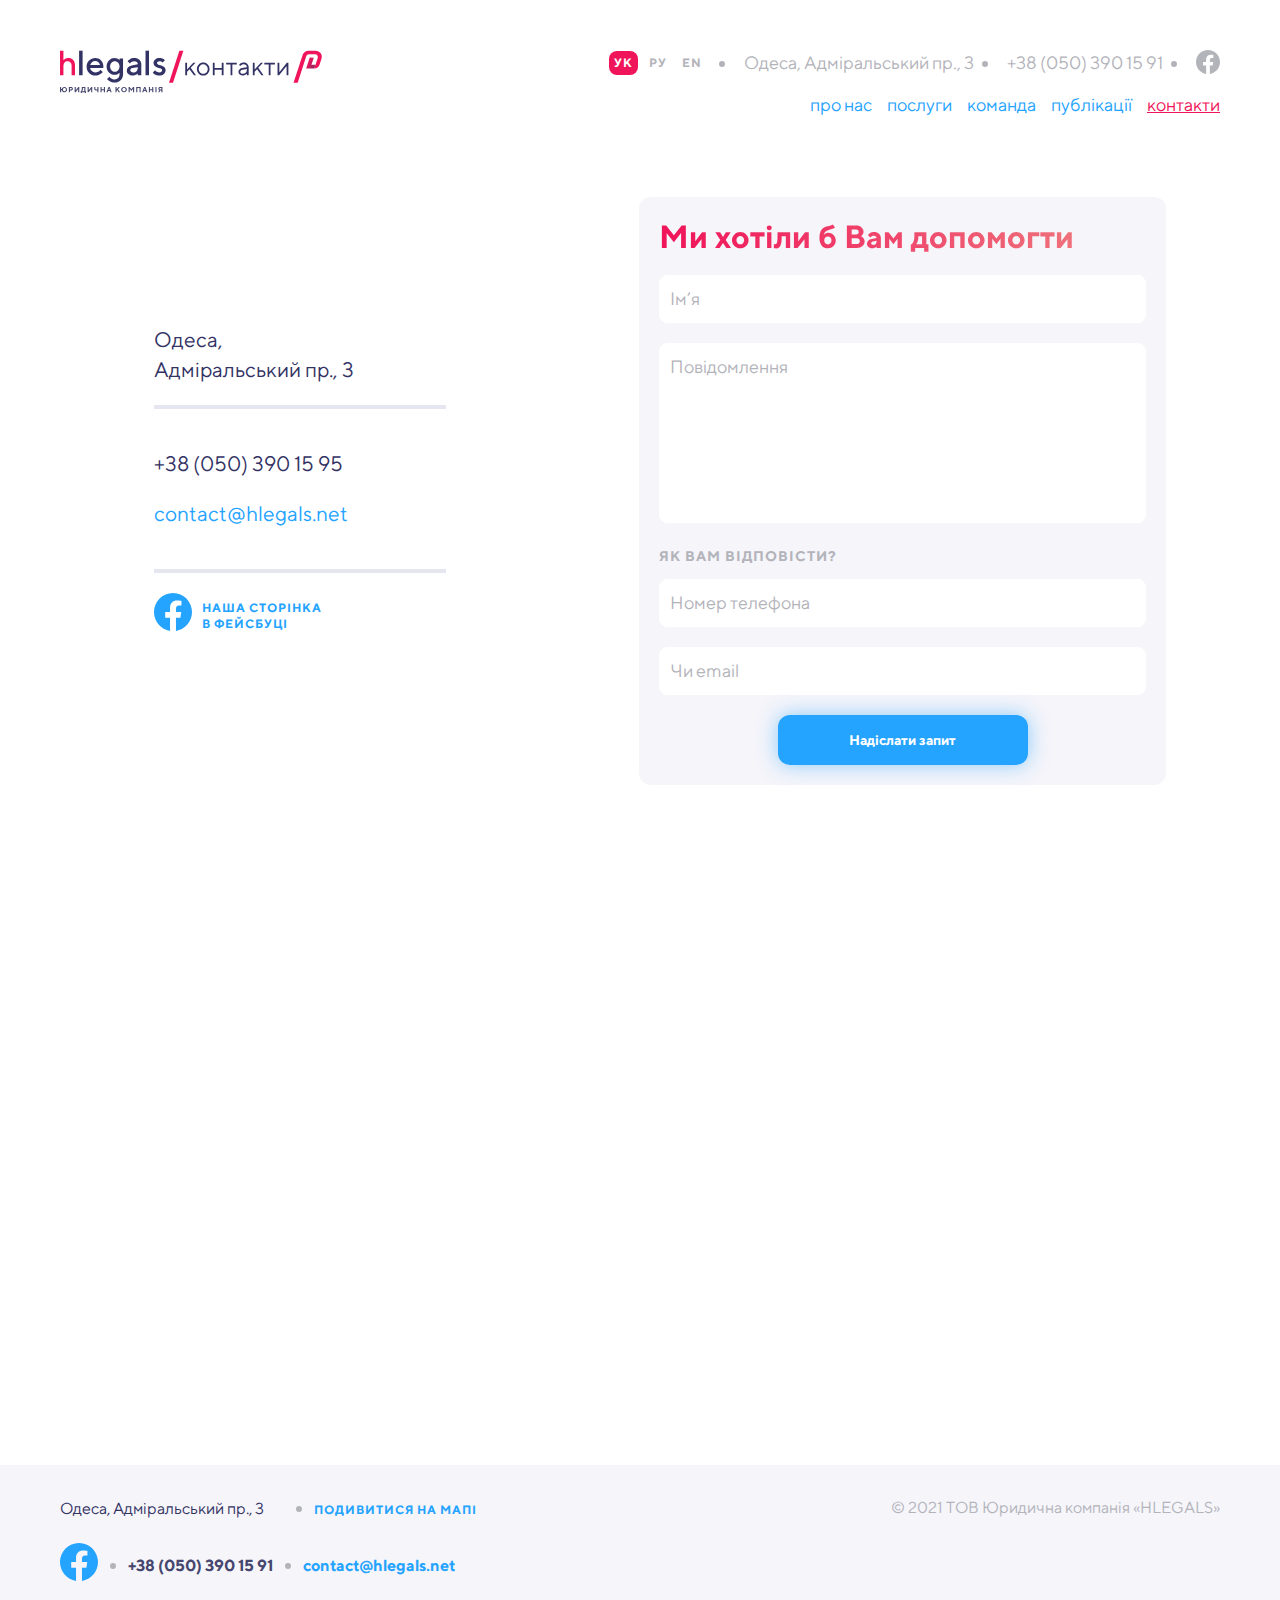
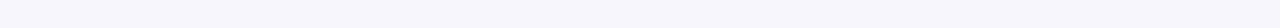
<file: pages/contact.html>
<!DOCTYPE html>
<html lang="en">
<head>
    <meta charset="UTF-8">
    <meta name="viewport" content="width=device-width, initial-scale=1.0">
    <meta name="description" content="Web Site Hlegals">
    <meta name="keywords" content="Послуги, Юридичний супровід, Судове представництво">
    <meta property="og:title" content="Hlegals юридична компанія"/>
    <meta property="og:description" content="Web Site Hlegals"/>
    <meta property="og:image" content="https://tickikids.ams3.cdn.digitaloceanspaces.com/z1.cache/gallery/organizations/7635/image_5ec37a15cb3883.77867372.jpg"/>
    <link rel="apple-touch-icon" sizes="180x180" href="../favicon/apple-touch-icon.png">
    <link rel="icon" type="image/png" sizes="32x32" href="../favicon/favicon-32x32.png">
    <link rel="icon" type="image/png" sizes="16x16" href="../favicon/favicon-16x16.png">
    <link rel="manifest" href="../favicon/site.webmanifest">
    <link rel="mask-icon" href="../favicon/safari-pinned-tab.svg" color="#323264">
    <meta name="msapplication-TileColor" content="#323264">
    <meta name="theme-color" content="#323264">
    <link rel="stylesheet" href="../styles/base.css">
    <link rel="stylesheet" href="../styles/main.css">
    <link rel="stylesheet" href="../styles/contact.css">
    <title>Contact</title>
</head>
<body>

    <header class="header">
        <div class="container">
            <div class="flex wrapper">
                <div class="header-content">
                    <div class="flex first-row header-text">
                        <div class="buttons-lang">
                            <button class="small-btn active active-btn-team">УК</button>
                            <button class="small-btn">РУ</button>
                            <button class="small-btn">EN</button>
                        </div>
                        <ul class="flex desktop-ul">
                            <li class="address">Одеса, Адміральський пр., 3</li>
                            <li class="tel">
                                <a href="tel:+38(050)3901591">+38 (050) 390 15 91</a>
                            </li>
                            <li class="facebook-icon">
                                <a href="https://www.facebook.com" target="_blank">
                                    <svg width="24" height="24">
                                        <use href="../img/sprite.svg#facebook"/>
                                    </svg>
                                </a>
                            </li>
                        </ul>
                    </div>
                    <nav class="flex links-color">
                        <a href="#">про нас</a>
                        <a href="#">послуги</a>
                        <a href="../pages/team.html">команда</a>
                        <a href="#">публікації</a>
                        <a href="./contact.html" class="active-team">контакти</a>
                    </nav>
                </div>
                <div class="logo-burger-menu">
                    <div class="logo">
                        <a href="../index.html">
                            <img src="../img/contact-logo.svg" alt="contact-logo" class="contact-logo">
                        </a>
                    </div>
                    <div class="burger-menu">
                        <svg width="32" height="32" class="burger-open">
                            <use href="../img/sprite.svg#burger-open-team"/>
                        </svg>
                    </div>
                    <div class="burger-menu-mobile">
                        <svg width="32" height="32" class="burger-close">
                            <use href="../img/sprite.svg#burger-close"/>
                        </svg>
                        <ul>
                            <li><a href="#">про нас</a></li>
                            <li><a href="#">послуги</a></li>
                            <li><a href="../pages/team.html">команда</a></li>
                            <li><a href="#">публікації</a></li>
                            <li><a href="./contact.html">контакти</a></li>
                        </ul>
                    </div>
                    <div class="mobile-bg"></div>
                </div>
            </div>
        </div>
    </header>

    <main>
        <div class="contact-wrapper">
            <div class="contact-wrapper__left">
                <p>Одеса, <br> Адміральський пр., 3</p>
                <a href="tel:+38(050)3901595" class="contact-tel">+38 (050) 390 15 95</a>
                <a href="mailto:contact@hlegals.net" class="contact-email">contact@hlegals.net</a>
                <div class="facebook-box">
                    <a href="https://www.facebook.com" target="_blank">
                        <svg width="38" height="38">
                            <use href="../img/sprite.svg#facebook"/>
                        </svg>
                    </a>
                    <a href="https://www.facebook.com" target="_blank" class="contact-facebook-link">Наша сторінка <br> в фейсбуці</a>
                </div>
            </div>
            <div class="contact-wrapper__right">
                <form class="contact-form">
                    <h2>Ми хотіли б Вам допомогти</h2>
                    <input type="text" class="input" name="name" placeholder="Iм’я" maxlength="36" spellcheck="false" required>
                    <textarea class="input" name="message" placeholder="Повідомлення" maxlength="400" spellcheck="false"></textarea>
                    <h3>Як вам відповісти?</h3>
                    <input type="text" class="input" name="tel" placeholder="Номер телефона" maxlength="16" spellcheck="false">
                    <input type="email" class="input" name="email" placeholder="Чи email" maxlength="16" spellcheck="false" pattern="[a-z0-9_%+-]+@[a-z0-9.-]+\.[a-z]{2,4}$">
                    <button type="submit" class="btn-form">
                        <span>Надіслати запит</span>
                        <svg width="26" height="26" class="form-loader">
                            <use href="../img/sprite.svg#form-loader"/>
                        </svg>
                    </button>
                </form>
            </div>
        </div>
        <div class="mapouter">
            <div class="gmap_canvas">
                <iframe class="gmap_iframe" width="100%" frameborder="0" scrolling="no" marginheight="0" marginwidth="0" src="https://maps.google.com/maps?width=1440&amp;height=600&amp;hl=en&amp;q=Admiral's'kyi Ave, 3, Odesa&amp;t=&amp;z=12&amp;ie=UTF8&amp;iwloc=B&amp;output=embed"></iframe>
            </div>
        </div>
    </main>

    <footer class="footer no-padding">
        <div class="footer-container footer-border">
            <div class="footer-wrapper">
                <div class="footer-content">
                    <div class="footer-content-left">
                        <ul class="footer-content-left-top">
                            <li>Одеса, Адміральський пр., 3</li>
                            <li>
                                <a href="https://goo.gl/maps/ZrwCAhBGReCBngsv9" target="_blank"><span>Подивитися на мапі</span></a>
                            </li>
                        </ul>
                        <ul class="footer-content-left-bottom">
                            <li>
                                <a href="https://www.facebook.com" target="_blank">
                                    <svg width="38" height="38">
                                        <use href="../img/sprite.svg#facebook"/>
                                    </svg>
                                </a>
                            </li>
                            <li>
                                <a href="tel:+38(050)3901591"><span>+38 (050) 390 15 91</span></a>
                            </li>
                            <li>
                                <a href="mailto:contact@hlegals.net"><span>contact@hlegals.net</span></a>
                            </li>
                        </ul>
                    </div>
                    <div class="footer-content-right">
                        <p>© 2021 ТОВ Юридична компанія «HLEGALS»</p>
                    </div>
                </div>
            </div>
        </div>
    </footer>


    <script>
        // mobile menu
        document.querySelector('.burger-open').addEventListener('click', function () {
            document.querySelector('.burger-menu-mobile').style.display = 'block';
            document.querySelector('.mobile-bg').style.display = 'block';
            document.body.style.overflow = 'hidden';
        });
        document.querySelector('.burger-close').addEventListener('click', function () {
            document.querySelector('.burger-menu-mobile').style.display = 'none';
            document.querySelector('.mobile-bg').style.display = 'none';
            document.body.style.overflow = 'visible';
        });

        // form settings
        document.addEventListener('submit', formSubmit);

        function formSubmit(event) {
            event.preventDefault();
            let loading = true;
            const btn = document.querySelector('.btn-form');
            btn.disabled = true;
            btn.classList.add('loading');

            setTimeout(() => {
                loading = false;
                btn.classList.remove('loading');
                btn.disabled = false;
                document.querySelector('.contact-form').reset();
            }, 3000);
        }
    </script>

</body>
</html>
</file>
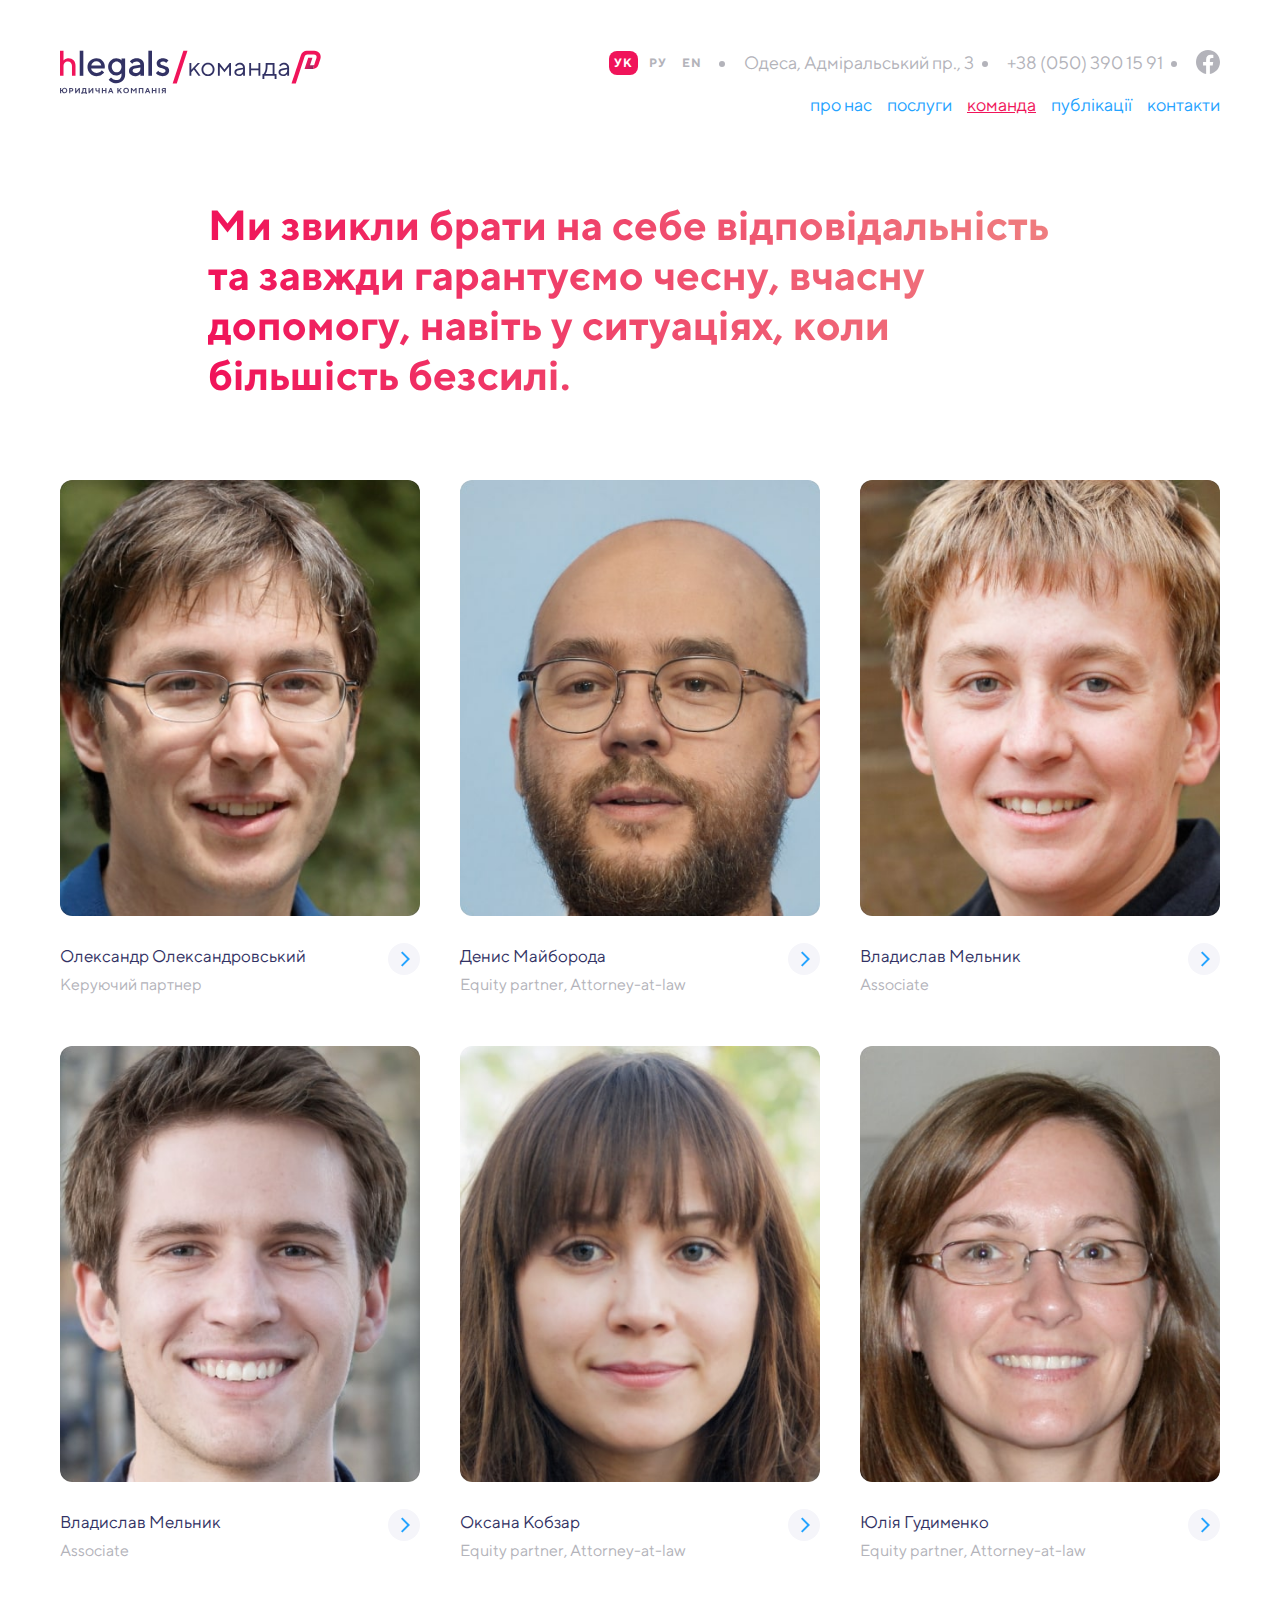
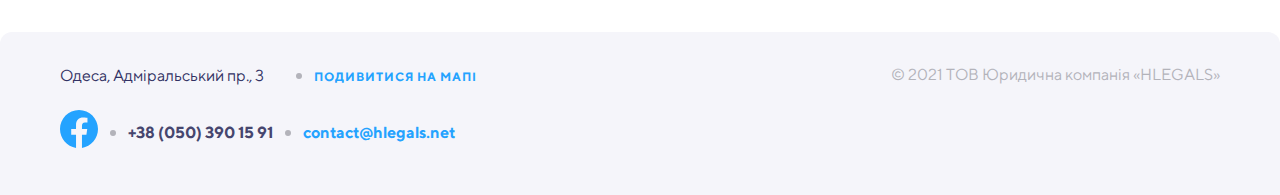
<file: pages/team.html>
<!DOCTYPE html>
<html lang="en">
<head>
    <meta charset="UTF-8">
    <meta name="viewport" content="width=device-width, initial-scale=1.0">
    <meta name="description" content="Web Site Hlegals">
    <meta name="keywords" content="Послуги, Юридичний супровід, Судове представництво">
    <meta property="og:title" content="Hlegals юридична компанія"/>
    <meta property="og:description" content="Web Site Hlegals"/>
    <meta property="og:image" content="https://tickikids.ams3.cdn.digitaloceanspaces.com/z1.cache/gallery/organizations/7635/image_5ec37a15cb3883.77867372.jpg"/>
    <link rel="apple-touch-icon" sizes="180x180" href="../favicon/apple-touch-icon.png">
    <link rel="icon" type="image/png" sizes="32x32" href="../favicon/favicon-32x32.png">
    <link rel="icon" type="image/png" sizes="16x16" href="../favicon/favicon-16x16.png">
    <link rel="manifest" href="../favicon/site.webmanifest">
    <link rel="mask-icon" href="../favicon/safari-pinned-tab.svg" color="#323264">
    <meta name="msapplication-TileColor" content="#323264">
    <meta name="theme-color" content="#323264">
    <link rel="stylesheet" href="../styles/base.css">
    <link rel="stylesheet" href="../styles/main.css">
    <link rel="stylesheet" href="../styles/team.css">
    <title>Team</title>
</head>
<body>

    <header class="header">
        <div class="container">
            <div class="flex wrapper">
                <div class="header-content">
                    <div class="flex first-row header-text">
                        <div class="buttons-lang">
                            <button class="small-btn active active-btn-team">УК</button>
                            <button class="small-btn">РУ</button>
                            <button class="small-btn">EN</button>
                        </div>
                        <ul class="flex desktop-ul">
                            <li class="address">Одеса, Адміральський пр., 3</li>
                            <li class="tel">
                                <a href="tel:+38(050)3901591">+38 (050) 390 15 91</a>
                            </li>
                            <li class="facebook-icon">
                                <a href="https://www.facebook.com" target="_blank">
                                    <svg width="24" height="24">
                                        <use href="../img/sprite.svg#facebook"/>
                                    </svg>
                                </a>
                            </li>
                        </ul>
                    </div>
                    <nav class="flex links-color">
                        <a href="#">про нас</a>
                        <a href="#">послуги</a>
                        <a href="./team.html" class="active-team">команда</a>
                        <a href="#">публікації</a>
                        <a href="../pages/contact.html">контакти</a>
                    </nav>
                </div>
                <div class="logo-burger-menu">
                    <div class="logo">
                        <a href="../index.html">
                            <img src="../img/team-logo.svg" alt="team-logo" class="team-logo">
                        </a>
                    </div>
                    <div class="burger-menu">
                        <svg width="32" height="32" class="burger-open">
                            <use href="../img/sprite.svg#burger-open-team"/>
                        </svg>
                    </div>
                    <div class="burger-menu-mobile">
                        <svg width="32" height="32" class="burger-close">
                            <use href="../img/sprite.svg#burger-close"/>
                        </svg>
                        <ul>
                            <li><a href="#">про нас</a></li>
                            <li><a href="#">послуги</a></li>
                            <li><a href="./team.html">команда</a></li>
                            <li><a href="#">публікації</a></li>
                            <li><a href="../pages/contact.html">контакти</a></li>
                        </ul>
                    </div>
                    <div class="mobile-bg"></div>
                </div>
            </div>
        </div>
    </header>

    <main>
        <section class="team">
            <div class="team-container">
                <div class="team-title-box">
                    <h1 class="team-title-text">Ми звикли брати на себе відповідальність та завжди гарантуємо чесну, вчасну допомогу, навіть у ситуаціях, коли більшість безсилі.</h1>
                </div>
                <div class="team-wrapper">
                    <div class="team-first-row">
                        <div class="team-card">
                            <div class="team-card-photo">
                                <img src="../img/team1.jpg" alt="person1">
                            </div>
                            <div class="team-card-info">
                                <div class="team-card-info__left word-break">
                                    <h4>Олександр Олександровський</h4>
                                    <p>Керуючий партнер</p>
                                </div>
                                <div class="team-card-info__right">
                                    <svg width="32" height="32" class="open-arrow-team">
                                        <use href="../img/sprite.svg#open-arrow-team"/>
                                    </svg>
                                </div>
                            </div>
                        </div>
                        <div class="team-card">
                            <div class="team-card-photo">
                                <img src="../img/team2.jpg" alt="person2">
                            </div>
                            <div class="team-card-info">
                                <div class="team-card-info__left">
                                    <h4>Денис Майборода</h4>
                                    <p class="pc-text">Equity partner, Attorney-at-law</p>
                                    <p class="mb-text">Equity partner</p>
                                </div>
                                <div class="team-card-info__right">
                                    <svg width="32" height="32" class="open-arrow-team">
                                        <use href="../img/sprite.svg#open-arrow-team"/>
                                    </svg>
                                </div>
                            </div>
                        </div>
                        <div class="team-card">
                            <div class="team-card-photo">
                                <img src="../img/team3.jpg" alt="person3">
                            </div>
                            <div class="team-card-info">
                                <div class="team-card-info__left">
                                    <h4>Владислав Мельник</h4>
                                    <p>Associate</p>
                                </div>
                                <div class="team-card-info__right">
                                    <svg width="32" height="32" class="open-arrow-team">
                                        <use href="../img/sprite.svg#open-arrow-team"/>
                                    </svg>
                                </div>
                            </div>
                        </div>
                    </div>
                    <div class="team-second-row">
                        <div class="team-card">
                            <div class="team-card-photo">
                                <img src="../img/team4.jpg" alt="person4">
                            </div>
                            <div class="team-card-info">
                                <div class="team-card-info__left">
                                    <h4>Владислав Мельник</h4>
                                    <p>Associate</p>
                                </div>
                                <div class="team-card-info__right">
                                    <svg width="32" height="32" class="open-arrow-team">
                                        <use href="../img/sprite.svg#open-arrow-team"/>
                                    </svg>
                                </div>
                            </div>
                        </div>
                        <div class="team-card">
                            <div class="team-card-photo">
                                <img src="../img/team5.jpg" alt="person5">
                            </div>
                            <div class="team-card-info">
                                <div class="team-card-info__left">
                                    <h4>Оксана Кобзар</h4>
                                    <p class="pc-text">Equity partner, Attorney-at-law</p>
                                    <p class="mb-text">Equity partner</p>
                                </div>
                                <div class="team-card-info__right">
                                    <svg width="32" height="32" class="open-arrow-team">
                                        <use href="../img/sprite.svg#open-arrow-team"/>
                                    </svg>
                                </div>
                            </div>
                        </div>
                        <div class="team-card">
                            <div class="team-card-photo">
                                <img src="../img/team6.jpg" alt="person6">
                            </div>
                            <div class="team-card-info">
                                <div class="team-card-info__left">
                                    <h4>Юлія Гудименко</h4>
                                    <p class="pc-text">Equity partner, Attorney-at-law</p>
                                    <p class="mb-text">Equity partner</p>
                                </div>
                                <div class="team-card-info__right">
                                    <svg width="32" height="32" class="open-arrow-team">
                                        <use href="../img/sprite.svg#open-arrow-team"/>
                                    </svg>
                                </div>
                            </div>
                        </div>
                    </div>
                </div>
            </div>
        </section>
    </main>

    <footer class="footer footer-radius no-padding">
        <div class="footer-container footer-border">
            <div class="footer-wrapper">
                <div class="footer-content">
                    <div class="footer-content-left">
                        <ul class="footer-content-left-top">
                            <li>Одеса, Адміральський пр., 3</li>
                            <li>
                                <a href="https://goo.gl/maps/ZrwCAhBGReCBngsv9" target="_blank"><span>Подивитися на мапі</span></a>
                            </li>
                        </ul>
                        <ul class="footer-content-left-bottom">
                            <li>
                                <a href="https://www.facebook.com" target="_blank">
                                    <svg width="38" height="38">
                                        <use href="../img/sprite.svg#facebook"/>
                                    </svg>
                                </a>
                            </li>
                            <li>
                                <a href="tel:+38(050)3901591"><span>+38 (050) 390 15 91</span></a>
                            </li>
                            <li>
                                <a href="mailto:contact@hlegals.net"><span>contact@hlegals.net</span></a>
                            </li>
                        </ul>
                    </div>
                    <div class="footer-content-right">
                        <p>© 2021 ТОВ Юридична компанія «HLEGALS»</p>
                    </div>
                </div>
            </div>
        </div>
    </footer>


    <script>
        // mobile menu
        document.querySelector('.burger-open').addEventListener('click', function () {
            document.querySelector('.burger-menu-mobile').style.display = 'block';
            document.querySelector('.mobile-bg').style.display = 'block';
            document.body.style.overflow = 'hidden';
        });
        document.querySelector('.burger-close').addEventListener('click', function () {
            document.querySelector('.burger-menu-mobile').style.display = 'none';
            document.querySelector('.mobile-bg').style.display = 'none';
            document.body.style.overflow = 'visible';
        });
    </script>

</body>
</html>
</file>
<file: styles/base.css>
@font-face {
  font-family: "TT Norms";
  src: url(../fonts/TTNorms-Regular.otf);
  font-weight: 400;
}
@font-face {
  font-family: "TT Norms";
  src: url(../fonts/TTNorms-Medium.otf);
  font-weight: 500;
}
@font-face {
  font-family: "TT Norms";
  src: url(../fonts/TTNorms-Bold.otf);
  font-weight: 700;
}
* {
  margin: 0;
  padding: 0;
  border: 0;
  outline: 0;
  text-decoration: none;
  vertical-align: baseline;
  box-sizing: border-box;
  color: inherit;
  font-size: inherit;
  font-family: inherit;
  line-height: inherit;
}

html {
  scroll-behavior: smooth;
}

button, a[href] {
  cursor: pointer;
}

body {
  font-size: 18px;
  font-weight: 400;
  line-height: 26px;
  font-family: "TT Norms", sans-serif;
}

.container {
  max-width: 1440px;
  width: 100%;
  margin: 0 auto;
  padding: 0 20px;
}
@media screen and (min-width: 1024px) {
  .container {
    padding: 0 60px;
  }
}

h1 {
  font-size: 32px;
  font-weight: 700;
}
@media screen and (min-width: 768px) {
  h1 {
    font-size: 42px;
  }
}

h2 {
  font-size: 22px;
  font-weight: 500;
}
@media screen and (min-width: 768px) {
  h2 {
    font-size: 32px;
  }
}

h3 {
  font-size: 18px;
  font-weight: 500;
}
@media screen and (min-width: 768px) {
  h3 {
    font-size: 24px;
  }
}

.flex {
  display: flex;
}

.small-btn {
  background: transparent;
  width: 29px;
  height: 24px;
  display: flex;
  justify-content: center;
  align-items: center;
  font-size: 12px;
  font-weight: 700;
  letter-spacing: 1px;
  border-radius: 8px;
  transition: background-color 0.3s ease-in;
}
.small-btn:hover {
  background-color: #EDEDF7;
  color: #B3B3BA;
}
.small-btn.active {
  background-color: #F0145A;
  color: #FFF;
}
.small-btn.active:hover {
  color: #FFF;
}

.small-btn.active-btn-team {
  color: #FFF;
}

.header {
  position: absolute;
  padding-top: 25px;
  width: 100%;
  color: #FFF;
}
@media screen and (min-width: 1024px) {
  .header {
    padding-top: 50px;
  }
}
.header .flex.wrapper {
  flex-direction: column;
  justify-content: space-between;
  gap: 24px;
}
@media screen and (min-width: 1024px) {
  .header .flex.wrapper {
    flex-direction: row;
    align-items: flex-start;
  }
}
.header .flex.wrapper .header-logo {
  width: 77px;
  height: 31px;
}
@media screen and (min-width: 1024px) {
  .header .flex.wrapper .header-logo {
    width: 155px;
    height: 62px;
  }
}
.header .header-content {
  width: 100%;
}
.header .first-row {
  justify-content: space-between;
  align-items: center;
  gap: 5px;
  color: #B3B3BA;
}
@media screen and (min-width: 1024px) {
  .header .first-row {
    justify-content: flex-end;
    color: #FFF;
  }
}
.header .first-row .buttons-lang {
  display: flex;
  gap: 5px;
}
.header .first-row.header-text {
  color: #B3B3BA;
}
.header nav {
  display: none;
}
@media screen and (min-width: 1024px) {
  .header nav {
    display: flex;
    justify-content: flex-end;
    gap: 15px;
    margin-top: 16px;
  }
}
.header nav a {
  transition: all 0.3s linear;
}
.header nav a:hover {
  color: #F0145A;
  text-decoration: underline;
}
.header .links-color a {
  color: #24A3FF;
}
.header .links-color .active-team {
  color: #F0145A;
  text-decoration: underline;
}
.header .desktop-ul {
  gap: 8px;
  margin-left: 8px;
  align-items: center;
  list-style-position: inside;
}
.header .desktop-ul .address, .header .desktop-ul .facebook-icon {
  display: none;
}
@media screen and (min-width: 1024px) {
  .header .desktop-ul .address, .header .desktop-ul .facebook-icon {
    display: list-item;
  }
}
.header .desktop-ul .tel {
  list-style-type: none;
}
@media screen and (min-width: 1024px) {
  .header .desktop-ul .tel {
    list-style-type: disc;
  }
}
.header .desktop-ul svg {
  vertical-align: top;
  transition: all 0.3s linear;
}
.header .desktop-ul svg:hover {
  color: #24A3FF;
}
.header .logo-burger-menu {
  width: 100%;
  order: 2;
}
@media screen and (min-width: 1024px) {
  .header .logo-burger-menu {
    display: flex;
    justify-content: space-between;
    order: -1;
    width: 35%;
  }
}
.header .logo-burger-menu .burger-menu .burger-open {
  position: absolute;
  right: 12px;
  top: 67px;
}
@media screen and (min-width: 1024px) {
  .header .logo-burger-menu .burger-menu .burger-open {
    display: none;
  }
}
.header .logo-burger-menu .burger-menu svg:hover {
  cursor: pointer;
}
.header .logo-burger-menu .burger-menu-mobile {
  display: none;
  z-index: 2;
  width: 100%;
  min-height: 348px;
  position: fixed;
  bottom: 0;
  left: 0;
  background-color: #FFF;
  padding: 12px 20px 0;
  border-radius: 12px 12px 0px 0px;
}
@media screen and (min-width: 1024px) {
  .header .logo-burger-menu .burger-menu-mobile {
    display: none;
  }
}
.header .logo-burger-menu .burger-menu-mobile .burger-close {
  position: absolute;
  right: 12px;
}
.header .logo-burger-menu .burger-menu-mobile svg:hover {
  cursor: pointer;
}
.header .logo-burger-menu .burger-menu-mobile ul {
  margin-top: 64px;
  text-align: center;
}
.header .logo-burger-menu .burger-menu-mobile li {
  list-style-type: none;
  padding: 7px 21px 9px 18px;
  background-color: #F5F5FA;
  gap: 11px;
  border-radius: 12px;
  margin-bottom: 11px;
}
.header .logo-burger-menu .burger-menu-mobile li:last-of-type {
  margin-bottom: 20px;
}
.header .logo-burger-menu .burger-menu-mobile a {
  color: #24A3FF;
  font-size: 24px;
  height: 24px;
}
.header .logo-burger-menu .burger-menu-mobile a:hover {
  color: #F0145A;
}
.header .logo-burger-menu .mobile-bg {
  display: none;
  position: fixed;
  top: 0;
  left: 0;
  right: 0;
  bottom: 0;
  background-color: #323264;
  opacity: 0.7;
  z-index: 1;
}

.footer {
  width: 100%;
  margin: 0 auto;
  background-color: #F5F5FA;
  padding: 40px 20px 118px;
}
@media screen and (min-width: 1024px) {
  .footer {
    padding: 0 60px 40px;
  }
}
.footer .footer-container {
  max-width: 1320px;
  width: 100%;
  margin: 0 auto;
  border-top: 4px solid #E6E6F0;
}
.footer .footer-wrapper {
  padding-top: 23px;
}
@media screen and (min-width: 1024px) {
  .footer .footer-wrapper {
    padding-top: 30px;
  }
}
.footer .footer-content {
  display: flex;
  flex-direction: column;
  align-items: center;
}
@media screen and (min-width: 992px) {
  .footer .footer-content {
    flex-direction: row;
    justify-content: space-between;
    align-items: flex-start;
  }
}
.footer .footer-content-left-top {
  display: flex;
  flex-direction: column;
  align-items: center;
  gap: 10px;
  margin-bottom: 20px;
}
@media screen and (min-width: 992px) {
  .footer .footer-content-left-top {
    gap: 50px;
    flex-direction: row;
  }
}
.footer .footer-content-left-top li {
  list-style-type: none;
}
.footer .footer-content-left-top li:first-child {
  list-style-type: none;
  color: #323264;
  font-size: 16px;
  font-weight: 400;
}
.footer .footer-content-left-top li:nth-of-type(2) {
  color: #B3B3BA;
}
@media screen and (min-width: 992px) {
  .footer .footer-content-left-top li:nth-of-type(2) {
    list-style-type: disc;
  }
}
.footer .footer-content-left-top li:nth-of-type(2) span {
  color: #24A3FF;
  font-size: 12px;
  font-weight: 700;
  letter-spacing: 1px;
  text-transform: uppercase;
}
.footer .footer-content-left-top li:nth-of-type(2) span:hover {
  color: #F0145A;
}
.footer .footer-content-left-bottom {
  display: flex;
  flex-direction: column;
  align-items: center;
  gap: 20px;
}
@media screen and (min-width: 992px) {
  .footer .footer-content-left-bottom {
    gap: 30px;
    flex-direction: row;
  }
}
.footer .footer-content-left-bottom li {
  list-style-type: none;
}
.footer .footer-content-left-bottom li:first-child {
  list-style-type: none;
}
.footer .footer-content-left-bottom li:first-child svg {
  color: #24A3FF;
}
.footer .footer-content-left-bottom li:first-child svg:hover {
  color: #F0145A;
}
.footer .footer-content-left-bottom li:nth-of-type(2) {
  color: #B3B3BA;
}
@media screen and (min-width: 992px) {
  .footer .footer-content-left-bottom li:nth-of-type(2) {
    list-style-type: disc;
  }
}
.footer .footer-content-left-bottom li:nth-of-type(2) span {
  color: #46466E;
  font-size: 16px;
  font-weight: 700;
}
.footer .footer-content-left-bottom li:nth-of-type(3) {
  color: #B3B3BA;
}
@media screen and (min-width: 992px) {
  .footer .footer-content-left-bottom li:nth-of-type(3) {
    list-style-type: disc;
  }
}
.footer .footer-content-left-bottom li:nth-of-type(3) span {
  color: #24A3FF;
  font-size: 16px;
  font-weight: 700;
}
.footer .footer-content-left-bottom li:nth-of-type(3) span:hover {
  color: #F0145A;
}
.footer .footer-content-right {
  text-align: center;
  margin-top: 20px;
}
@media screen and (min-width: 992px) {
  .footer .footer-content-right {
    margin-top: 0;
  }
}
.footer .footer-content-right p {
  color: #B3B3BA;
  font-size: 16px;
  font-weight: 400;
}
.footer .footer-container.footer-border {
  border-top: none;
}

.footer.footer-radius {
  border-top-left-radius: 12px;
  border-top-right-radius: 12px;
}/*# sourceMappingURL=base.css.map */
</file>
<file: styles/main.css>
@font-face {
  font-family: "TT Norms";
  src: url(../fonts/TTNorms-Regular.otf);
  font-weight: 400;
}
@font-face {
  font-family: "TT Norms";
  src: url(../fonts/TTNorms-Medium.otf);
  font-weight: 500;
}
@font-face {
  font-family: "TT Norms";
  src: url(../fonts/TTNorms-Bold.otf);
  font-weight: 700;
}
* {
  margin: 0;
  padding: 0;
  border: 0;
  outline: 0;
  text-decoration: none;
  vertical-align: baseline;
  box-sizing: border-box;
  color: inherit;
  font-size: inherit;
  font-family: inherit;
  line-height: inherit;
}

html {
  scroll-behavior: smooth;
}

button, a[href] {
  cursor: pointer;
}

body {
  font-size: 18px;
  font-weight: 400;
  line-height: 26px;
  font-family: "TT Norms", sans-serif;
}

.container {
  max-width: 1440px;
  width: 100%;
  margin: 0 auto;
  padding: 0 20px;
}
@media screen and (min-width: 1024px) {
  .container {
    padding: 0 60px;
  }
}

h1 {
  font-size: 32px;
  font-weight: 700;
}
@media screen and (min-width: 768px) {
  h1 {
    font-size: 42px;
  }
}

h2 {
  font-size: 22px;
  font-weight: 500;
}
@media screen and (min-width: 768px) {
  h2 {
    font-size: 32px;
  }
}

h3 {
  font-size: 18px;
  font-weight: 500;
}
@media screen and (min-width: 768px) {
  h3 {
    font-size: 24px;
  }
}

.flex {
  display: flex;
}

.small-btn {
  background: transparent;
  width: 29px;
  height: 24px;
  display: flex;
  justify-content: center;
  align-items: center;
  font-size: 12px;
  font-weight: 700;
  letter-spacing: 1px;
  border-radius: 8px;
  transition: background-color 0.3s ease-in;
}
.small-btn:hover {
  background-color: #EDEDF7;
  color: #B3B3BA;
}
.small-btn.active {
  background-color: #F0145A;
  color: #FFF;
}
.small-btn.active:hover {
  color: #FFF;
}

.small-btn.active-btn-team {
  color: #FFF;
}

.header {
  position: absolute;
  padding-top: 25px;
  width: 100%;
  color: #FFF;
}
@media screen and (min-width: 1024px) {
  .header {
    padding-top: 50px;
  }
}
.header .flex.wrapper {
  flex-direction: column;
  justify-content: space-between;
  gap: 24px;
}
@media screen and (min-width: 1024px) {
  .header .flex.wrapper {
    flex-direction: row;
    align-items: flex-start;
  }
}
.header .flex.wrapper .header-logo {
  width: 77px;
  height: 31px;
}
@media screen and (min-width: 1024px) {
  .header .flex.wrapper .header-logo {
    width: 155px;
    height: 62px;
  }
}
.header .header-content {
  width: 100%;
}
.header .first-row {
  justify-content: space-between;
  align-items: center;
  gap: 5px;
  color: #B3B3BA;
}
@media screen and (min-width: 1024px) {
  .header .first-row {
    justify-content: flex-end;
    color: #FFF;
  }
}
.header .first-row .buttons-lang {
  display: flex;
  gap: 5px;
}
.header .first-row.header-text {
  color: #B3B3BA;
}
.header nav {
  display: none;
}
@media screen and (min-width: 1024px) {
  .header nav {
    display: flex;
    justify-content: flex-end;
    gap: 15px;
    margin-top: 16px;
  }
}
.header nav a {
  transition: all 0.3s linear;
}
.header nav a:hover {
  color: #F0145A;
  text-decoration: underline;
}
.header .links-color a {
  color: #24A3FF;
}
.header .links-color .active-team {
  color: #F0145A;
  text-decoration: underline;
}
.header .desktop-ul {
  gap: 8px;
  margin-left: 8px;
  align-items: center;
  list-style-position: inside;
}
.header .desktop-ul .address, .header .desktop-ul .facebook-icon {
  display: none;
}
@media screen and (min-width: 1024px) {
  .header .desktop-ul .address, .header .desktop-ul .facebook-icon {
    display: list-item;
  }
}
.header .desktop-ul .tel {
  list-style-type: none;
}
@media screen and (min-width: 1024px) {
  .header .desktop-ul .tel {
    list-style-type: disc;
  }
}
.header .desktop-ul svg {
  vertical-align: top;
  transition: all 0.3s linear;
}
.header .desktop-ul svg:hover {
  color: #24A3FF;
}
.header .logo-burger-menu {
  width: 100%;
  order: 2;
}
@media screen and (min-width: 1024px) {
  .header .logo-burger-menu {
    display: flex;
    justify-content: space-between;
    order: -1;
    width: 35%;
  }
}
.header .logo-burger-menu .burger-menu .burger-open {
  position: absolute;
  right: 12px;
  top: 67px;
}
@media screen and (min-width: 1024px) {
  .header .logo-burger-menu .burger-menu .burger-open {
    display: none;
  }
}
.header .logo-burger-menu .burger-menu svg:hover {
  cursor: pointer;
}
.header .logo-burger-menu .burger-menu-mobile {
  display: none;
  z-index: 2;
  width: 100%;
  min-height: 348px;
  position: fixed;
  bottom: 0;
  left: 0;
  background-color: #FFF;
  padding: 12px 20px 0;
  border-radius: 12px 12px 0px 0px;
}
@media screen and (min-width: 1024px) {
  .header .logo-burger-menu .burger-menu-mobile {
    display: none;
  }
}
.header .logo-burger-menu .burger-menu-mobile .burger-close {
  position: absolute;
  right: 12px;
}
.header .logo-burger-menu .burger-menu-mobile svg:hover {
  cursor: pointer;
}
.header .logo-burger-menu .burger-menu-mobile ul {
  margin-top: 64px;
  text-align: center;
}
.header .logo-burger-menu .burger-menu-mobile li {
  list-style-type: none;
  padding: 7px 21px 9px 18px;
  background-color: #F5F5FA;
  gap: 11px;
  border-radius: 12px;
  margin-bottom: 11px;
}
.header .logo-burger-menu .burger-menu-mobile li:last-of-type {
  margin-bottom: 20px;
}
.header .logo-burger-menu .burger-menu-mobile a {
  color: #24A3FF;
  font-size: 24px;
  height: 24px;
}
.header .logo-burger-menu .burger-menu-mobile a:hover {
  color: #F0145A;
}
.header .logo-burger-menu .mobile-bg {
  display: none;
  position: fixed;
  top: 0;
  left: 0;
  right: 0;
  bottom: 0;
  background-color: #323264;
  opacity: 0.7;
  z-index: 1;
}

.footer {
  width: 100%;
  margin: 0 auto;
  background-color: #F5F5FA;
  padding: 40px 20px 118px;
}
@media screen and (min-width: 1024px) {
  .footer {
    padding: 0 60px 40px;
  }
}
.footer .footer-container {
  max-width: 1320px;
  width: 100%;
  margin: 0 auto;
  border-top: 4px solid #E6E6F0;
}
.footer .footer-wrapper {
  padding-top: 23px;
}
@media screen and (min-width: 1024px) {
  .footer .footer-wrapper {
    padding-top: 30px;
  }
}
.footer .footer-content {
  display: flex;
  flex-direction: column;
  align-items: center;
}
@media screen and (min-width: 992px) {
  .footer .footer-content {
    flex-direction: row;
    justify-content: space-between;
    align-items: flex-start;
  }
}
.footer .footer-content-left-top {
  display: flex;
  flex-direction: column;
  align-items: center;
  gap: 10px;
  margin-bottom: 20px;
}
@media screen and (min-width: 992px) {
  .footer .footer-content-left-top {
    gap: 50px;
    flex-direction: row;
  }
}
.footer .footer-content-left-top li {
  list-style-type: none;
}
.footer .footer-content-left-top li:first-child {
  list-style-type: none;
  color: #323264;
  font-size: 16px;
  font-weight: 400;
}
.footer .footer-content-left-top li:nth-of-type(2) {
  color: #B3B3BA;
}
@media screen and (min-width: 992px) {
  .footer .footer-content-left-top li:nth-of-type(2) {
    list-style-type: disc;
  }
}
.footer .footer-content-left-top li:nth-of-type(2) span {
  color: #24A3FF;
  font-size: 12px;
  font-weight: 700;
  letter-spacing: 1px;
  text-transform: uppercase;
}
.footer .footer-content-left-top li:nth-of-type(2) span:hover {
  color: #F0145A;
}
.footer .footer-content-left-bottom {
  display: flex;
  flex-direction: column;
  align-items: center;
  gap: 20px;
}
@media screen and (min-width: 992px) {
  .footer .footer-content-left-bottom {
    gap: 30px;
    flex-direction: row;
  }
}
.footer .footer-content-left-bottom li {
  list-style-type: none;
}
.footer .footer-content-left-bottom li:first-child {
  list-style-type: none;
}
.footer .footer-content-left-bottom li:first-child svg {
  color: #24A3FF;
}
.footer .footer-content-left-bottom li:first-child svg:hover {
  color: #F0145A;
}
.footer .footer-content-left-bottom li:nth-of-type(2) {
  color: #B3B3BA;
}
@media screen and (min-width: 992px) {
  .footer .footer-content-left-bottom li:nth-of-type(2) {
    list-style-type: disc;
  }
}
.footer .footer-content-left-bottom li:nth-of-type(2) span {
  color: #46466E;
  font-size: 16px;
  font-weight: 700;
}
.footer .footer-content-left-bottom li:nth-of-type(3) {
  color: #B3B3BA;
}
@media screen and (min-width: 992px) {
  .footer .footer-content-left-bottom li:nth-of-type(3) {
    list-style-type: disc;
  }
}
.footer .footer-content-left-bottom li:nth-of-type(3) span {
  color: #24A3FF;
  font-size: 16px;
  font-weight: 700;
}
.footer .footer-content-left-bottom li:nth-of-type(3) span:hover {
  color: #F0145A;
}
.footer .footer-content-right {
  text-align: center;
  margin-top: 20px;
}
@media screen and (min-width: 992px) {
  .footer .footer-content-right {
    margin-top: 0;
  }
}
.footer .footer-content-right p {
  color: #B3B3BA;
  font-size: 16px;
  font-weight: 400;
}
.footer .footer-container.footer-border {
  border-top: none;
}

.footer.footer-radius {
  border-top-left-radius: 12px;
  border-top-right-radius: 12px;
}

.section-1 {
  padding-top: 178px;
  background: linear-gradient(23deg, #323264 0%, #323264 50.63%, #7A425E 100%);
}
.section-1 .decor-elements {
  background-image: none;
  text-align: center;
  width: 100%;
}
@media screen and (min-width: 1024px) {
  .section-1 .decor-elements {
    position: relative;
    max-width: 689px;
    margin: 0 auto;
    background-image: url(../img/pattern-splash.png);
  }
}
.section-1 .decor-elements .title-section-1 {
  color: #FFF;
  position: absolute;
  top: 235px;
  left: 12%;
  right: 14%;
  transform: translate(0%, 20%);
  font-size: 30px;
  font-weight: 500;
  line-height: 45px;
}
@media screen and (min-width: 768px) {
  .section-1 .decor-elements .title-section-1 {
    top: 210px;
    font-size: 38px;
  }
}
@media screen and (min-width: 1024px) {
  .section-1 .decor-elements .title-section-1 {
    top: 167px;
    font-size: 38px;
  }
}
.section-1 .decor-elements .long-p {
  padding-top: 0;
  min-height: 436px;
  width: 100%;
  max-width: 600px;
}
@media screen and (min-width: 1024px) {
  .section-1 .decor-elements .long-p {
    min-height: 687px;
    padding-top: 70px;
  }
}
.section-1 .decor-elements .bottom-shadow-section-1 {
  max-width: 1440px;
  width: 100%;
  height: 200px;
  background: linear-gradient(180deg, rgba(50, 50, 100, 0) 16.67%, #323264 100%);
  position: absolute;
  left: 0;
  right: 0;
  top: 460px;
}
@media screen and (min-width: 576px) {
  .section-1 .decor-elements .bottom-shadow-section-1 {
    top: 485px;
  }
}
@media screen and (min-width: 768px) {
  .section-1 .decor-elements .bottom-shadow-section-1 {
    top: 482px;
  }
}
@media screen and (min-width: 1024px) {
  .section-1 .decor-elements .bottom-shadow-section-1 {
    position: absolute;
    top: 495px;
  }
}
.section-1 .decor-elements .bottom-shadow-section-1 .arrow-down {
  margin-top: 90px;
  color: #FFF;
}
@media screen and (min-width: 576px) {
  .section-1 .decor-elements .bottom-shadow-section-1 .arrow-down {
    margin-top: 60px;
  }
}
.section-1 .decor-elements .bottom-shadow-section-1 .arrow-down:hover {
  cursor: pointer;
  color: #F0145A;
}

.section-2 {
  border-radius: 0px 0px 12px 12px;
  background: linear-gradient(208deg, #323264 0%, #323264 59.9%, #643E72 100%);
}
.section-2 .word-break {
  word-break: break-all;
}
.section-2 .tabs {
  display: none;
}
@media screen and (min-width: 768px) {
  .section-2 .tabs {
    display: flex;
    justify-content: center;
    align-items: center;
    color: #FFF;
    height: 312px;
    margin-bottom: 80px;
  }
}
.section-2 .tabs ul {
  display: block;
  width: 36.597222%;
}
.section-2 .tabs ul li {
  background-color: transparent;
  border: none;
}
.section-2 .tabs ul li a {
  background: #B3B3BA;
  background-clip: text;
  -webkit-background-clip: text;
  -webkit-text-fill-color: transparent;
  display: block;
  width: 100%;
  text-align: right;
  font-size: 35px;
  padding-bottom: 20px;
  font-weight: 700;
}
.section-2 .tabs ul li a:hover {
  background: linear-gradient(118deg, #EF8080 0%, #F0145A 100%);
  background-clip: text;
  -webkit-background-clip: text;
  -webkit-text-fill-color: transparent;
}
.section-2 .tabs ul .ui-tabs-tab {
  border-right: 4px solid #E6E6F0;
  transition: all 0.5s;
  padding-right: 40px;
  display: block;
}
.section-2 .tabs ul .ui-tabs-active {
  border-right: 4px solid #F0145A;
}
.section-2 .tabs ul .ui-tabs-active a {
  background: linear-gradient(118deg, #EF8080 0%, #F0145A 100%);
  background-clip: text;
  -webkit-background-clip: text;
  -webkit-text-fill-color: transparent;
}
.section-2 .tabs .ui-tabs-panel {
  width: 50%;
}
.section-2 .tabs #tabs-1, .section-2 .tabs #tabs-2, .section-2 .tabs #tabs-3, .section-2 .tabs #tabs-4 {
  margin: 50px 0 45px 40px;
}
.section-2 .tabs #tabs-1 p, .section-2 .tabs #tabs-2 p, .section-2 .tabs #tabs-3 p, .section-2 .tabs #tabs-4 p {
  padding-top: 20px;
  font-size: 21px;
  font-weight: 400;
  line-height: 30px;
}
.section-2 .mb-slider-experience {
  display: block;
}
@media screen and (min-width: 768px) {
  .section-2 .mb-slider-experience {
    display: none;
  }
}
.section-2 .mb-slider-experience__item h3 {
  background: linear-gradient(90deg, #EF8080 0.84%, #F0145A 99.96%);
  background-clip: text;
  -webkit-background-clip: text;
  -webkit-text-fill-color: transparent;
  font-size: 14px;
  font-weight: 700;
  letter-spacing: 1px;
  text-transform: uppercase;
}
.section-2 .mb-slider-experience__item h2 {
  color: #FFF;
  font-size: 22px;
  font-weight: 500;
  margin: 10px 0 15px;
}
.section-2 .mb-slider-experience__item p {
  color: #FFF;
  font-size: 18px;
  font-weight: 400;
  line-height: 26px;
}
.section-2 .mb-slider-experience .slick-dots {
  position: static;
  margin-top: 10px;
}
.section-2 .mb-slider-experience .slick-dots li button::before {
  opacity: 0.2;
  color: #24A3FF;
  font-size: 16px;
}
.section-2 .mb-slider-experience .slick-dots li.slick-active button::before {
  opacity: 1;
}
.section-2 .services-link {
  color: #FFF;
  font-size: 14px;
  font-weight: 700;
  letter-spacing: 1px;
  text-transform: uppercase;
}
.section-2 .services-title {
  background: linear-gradient(118deg, #F0145A 0%, #EF8080 100%);
  background-clip: text;
  -webkit-background-clip: text;
  -webkit-text-fill-color: transparent;
  margin: 3px 0 20px;
  line-height: 30px;
}
@media screen and (min-width: 1024px) {
  .section-2 .services-title {
    margin: 3px 0 68px;
    line-height: 45px;
  }
}
.section-2 .line-services.style-mb {
  padding-bottom: 20px;
}
@media screen and (min-width: 1024px) {
  .section-2 .line-services.style-mb {
    padding-bottom: 80px;
  }
}
.section-2 .line-services {
  display: flex;
  flex-direction: column;
  align-items: center;
  flex-wrap: nowrap;
  gap: 40px;
}
@media screen and (min-width: 768px) {
  .section-2 .line-services {
    flex-direction: row;
    justify-content: center;
    flex-wrap: wrap;
  }
}
@media screen and (min-width: 992px) {
  .section-2 .line-services {
    flex-direction: row;
    justify-content: space-around;
    align-items: flex-start;
    flex-wrap: wrap;
  }
}
@media screen and (min-width: 1205px) {
  .section-2 .line-services {
    flex-direction: row;
    justify-content: space-between;
    align-items: flex-start;
    flex-wrap: wrap;
  }
}
.section-2 .line-services .services-box {
  max-width: 335px;
  width: 100%;
}
.section-2 .line-services .services-box__icon {
  display: flex;
  flex-direction: row;
  align-items: center;
}
@media screen and (min-width: 1024px) {
  .section-2 .line-services .services-box__icon {
    flex-direction: column;
    align-items: flex-start;
  }
}
.section-2 .line-services .services-box__icon .icon-box {
  width: 64px;
  height: 64px;
  background-color: #FFF;
  border-radius: 18px;
  display: flex;
  justify-content: center;
  align-items: center;
  margin-bottom: 10px;
  transition: all 0.3s;
}
@media screen and (min-width: 1024px) {
  .section-2 .line-services .services-box__icon .icon-box {
    width: 92px;
    height: 92px;
    margin-bottom: 20px;
    border-radius: 24px;
  }
}
.section-2 .line-services .services-box__icon .icon-box img {
  width: 45px;
  height: 45px;
}
@media screen and (min-width: 1024px) {
  .section-2 .line-services .services-box__icon .icon-box img {
    width: 64px;
    height: 64px;
  }
}
.section-2 .line-services .services-box__icon .icon-box:hover {
  cursor: pointer;
  transform: scale(1.1);
}
.section-2 .line-services .services-box__icon h3 {
  color: #24A3FF;
  margin-left: 10px;
  font-size: 16px;
}
@media screen and (min-width: 1024px) {
  .section-2 .line-services .services-box__icon h3 {
    margin-left: 0;
    margin-bottom: 15px;
    font-size: 24px;
  }
}
.section-2 .line-services .services-box__text {
  color: #FFF;
  font-size: 16px;
  font-weight: 400;
  line-height: 22px;
}
@media screen and (min-width: 1024px) {
  .section-2 .line-services .services-box__text {
    font-size: 18px;
    line-height: 26px;
  }
}
.section-2 .line-services .services-box__text p {
  font-size: 16px;
}
@media screen and (min-width: 1024px) {
  .section-2 .line-services .services-box__text p {
    font-size: 18px;
  }
}

.section-2-decor-1 {
  margin: 0 auto;
  width: calc(100% - 40px);
  height: 10px;
  border-radius: 0px 0px 12px 12px;
  background: #CACADB;
}

.section-2-decor-2 {
  margin: 0 auto;
  width: calc(100% - 80px);
  height: 10px;
  border-radius: 0px 0px 12px 12px;
  background: #E7E7F2;
}

.section-3 {
  background-color: #FFF;
  margin-top: 40px;
}
.section-3 .slider {
  margin-bottom: 40px;
}
.section-3 .slider__item {
  border-radius: 12px;
  background-color: #F5F5FA;
}
.section-3 .slider__flex {
  display: flex;
  flex-direction: column;
}
@media screen and (min-width: 768px) {
  .section-3 .slider__flex {
    flex-direction: row;
    justify-content: space-between;
  }
}
.section-3 .slider__flex img {
  width: 60px;
  height: 60px;
  border-radius: 50%;
  -o-object-fit: cover;
     object-fit: cover;
}
@media screen and (min-width: 768px) {
  .section-3 .slider__flex img {
    min-width: 365px;
    width: 100%;
    height: 100%;
    border-radius: 0;
  }
}
.section-3 .slider__left-block {
  padding: 10px 20px 20px;
  order: 2;
  width: 100%;
  display: flex;
  gap: 10px;
  align-items: center;
}
@media screen and (min-width: 768px) {
  .section-3 .slider__left-block {
    padding: 0;
    order: 0;
    max-width: 413px;
    width: 100%;
  }
}
@media screen and (min-width: 768px) {
  .section-3 .slider__left-block .mb-person-info {
    display: none;
  }
}
.section-3 .slider__left-block .mb-person-info h4 {
  color: #B3B3BA;
  font-size: 11px;
  font-weight: 400;
}
@media screen and (min-width: 768px) {
  .section-3 .slider__left-block .mb-person-info h4 {
    font-size: 18px;
  }
}
.section-3 .slider__left-block .mb-person-info p {
  color: #B3B3BA;
  font-size: 14px;
  font-weight: 400;
  line-height: 22px;
  margin-top: 5px;
}
@media screen and (min-width: 768px) {
  .section-3 .slider__left-block .mb-person-info p {
    font-size: 16px;
  }
}
.section-3 .slider__right-block {
  padding: 20px 20px 0;
}
@media screen and (min-width: 768px) {
  .section-3 .slider__right-block {
    padding: 40px;
  }
}
.section-3 .slider__right-block .services-link {
  color: #24A3FF;
  font-size: 14px;
  font-weight: 700;
  letter-spacing: 1px;
  text-transform: uppercase;
}
.section-3 .slider__right-block h2 {
  background: linear-gradient(90deg, #F0145A 0.84%, #EF8080 99.96%);
  background-clip: text;
  -webkit-background-clip: text;
  -webkit-text-fill-color: transparent;
  font-size: 32px;
  font-weight: 700;
  line-height: 32px;
}
@media screen and (min-width: 768px) {
  .section-3 .slider__right-block h2 {
    font-size: 42px;
    line-height: 42px;
    margin: 3px 0 20px;
  }
}
.section-3 .slider__right-block h4 {
  display: none;
  color: #B3B3BA;
  font-size: 18px;
  font-weight: 400;
}
@media screen and (min-width: 768px) {
  .section-3 .slider__right-block h4 {
    display: block;
  }
}
.section-3 .slider__right-block p {
  display: none;
  color: #B3B3BA;
  font-size: 16px;
  font-weight: 400;
  line-height: 22px;
  margin-top: 5px;
}
@media screen and (min-width: 768px) {
  .section-3 .slider__right-block p {
    display: block;
  }
}
.section-3 .slider .slick-dots {
  bottom: -40px;
}
.section-3 .slider .slick-dots li button::before {
  opacity: 0.2;
  color: #24A3FF;
  font-size: 16px;
}
.section-3 .slider .slick-dots li.slick-active button::before {
  opacity: 1;
}

.section-4 {
  padding-top: 30px;
}
@media screen and (min-width: 1024px) {
  .section-4 {
    padding-top: 41px;
  }
}
.section-4 .container-cases {
  max-width: 1320px;
  width: calc(100% - 40px);
  background: #F5F5FA;
  border-radius: 12px;
  margin: 0 auto;
}
@media screen and (min-width: 1024px) {
  .section-4 .container-cases {
    width: calc(100% - 120px);
  }
}
@media screen and (min-width: 768px) {
  .section-4 .container-cases .line-cases {
    display: flex;
    flex-direction: row;
    flex-wrap: wrap;
  }
}
@media screen and (min-width: 1024px) {
  .section-4 .container-cases .line-cases {
    display: flex;
    flex-direction: row;
    flex-wrap: wrap;
  }
}
.section-4 .container-cases .cases-title-box {
  max-width: 335px;
  width: 100%;
  border-bottom: 2px solid #FFF;
}
@media screen and (min-width: 1024px) {
  .section-4 .container-cases .cases-title-box {
    max-width: 440px;
    width: 100%;
  }
}
.section-4 .container-cases .cases-title-box .cases-title {
  color: #F0145A;
  font-size: 14px;
  font-weight: 700;
  letter-spacing: 1px;
  text-transform: uppercase;
  padding: 19px 20px;
  margin-bottom: 0;
}
.section-4 .container-cases .cases-title-info {
  padding: 20px;
}
@media screen and (min-width: 1024px) {
  .section-4 .container-cases .cases-title-info {
    padding: 47px 20px 20px;
  }
}
.section-4 .container-cases .case-box:not(:first-child) {
  padding: 20px;
}
.section-4 .container-cases .case-box {
  width: 100%;
  border-bottom: 2px solid #FFF;
  cursor: pointer;
}
@media screen and (min-width: 768px) {
  .section-4 .container-cases .case-box {
    width: 50%;
  }
}
@media screen and (min-width: 1024px) {
  .section-4 .container-cases .case-box {
    width: 33.333333%;
  }
}
.section-4 .container-cases .case-box h3 {
  margin-bottom: 10px;
  font-size: 18px;
  font-weight: 500;
  color: #686887;
}
@media screen and (min-width: 1024px) {
  .section-4 .container-cases .case-box h3 {
    margin-bottom: 20px;
    font-size: 24px;
  }
}
.section-4 .container-cases .case-box p {
  font-size: 18px;
  font-weight: 400;
  line-height: 26px;
  color: #B3B3BA;
}
@media screen and (min-width: 1024px) {
  .section-4 .container-cases .case-box p {
    font-size: 18px;
  }
}
@media screen and (min-width: 768px) {
  .section-4 .container-cases .case-box:nth-of-type(2) {
    padding-top: 76px;
  }
}
@media screen and (min-width: 1024px) {
  .section-4 .container-cases .case-box:nth-of-type(1), .section-4 .container-cases .case-box:nth-of-type(2), .section-4 .container-cases .case-box:nth-of-type(4), .section-4 .container-cases .case-box:nth-of-type(5) {
    border-right: 2px solid #FFF;
  }
}
@media screen and (min-width: 1024px) {
  .section-4 .container-cases .case-box.box2, .section-4 .container-cases .case-box.box3 {
    padding: 109px 20px 20px;
  }
}
@media screen and (min-width: 1024px) {
  .section-4 .container-cases .case-box.box4, .section-4 .container-cases .case-box.box5, .section-4 .container-cases .case-box.box6 {
    padding: 52px 20px 20px;
  }
}

.section-5 {
  margin-top: 30px;
  text-align: center;
}
.section-5 .clients-title {
  color: #323264;
  font-size: 14px;
  font-weight: 700;
  letter-spacing: 1px;
  text-transform: uppercase;
  margin-bottom: 30px;
}
.section-5 .clients-wrapper {
  max-width: 1440px;
  width: 100%;
  margin: 0 auto;
  display: flex;
  flex-wrap: wrap;
  flex-direction: row;
}
@media screen and (min-width: 768px) {
  .section-5 .clients-wrapper {
    flex-wrap: wrap;
  }
}
.section-5 .clients-wrapper a {
  width: 50%;
}
@media screen and (min-width: 768px) {
  .section-5 .clients-wrapper a {
    width: 25%;
  }
}
.section-5 .clients-wrapper a img {
  width: 100%;
  height: 100%;
}
@media screen and (min-width: 768px) {
  .section-5 .clients-wrapper .client12 {
    order: 12;
  }
}
@media screen and (min-width: 768px) {
  .section-5 .clients-wrapper .client11 {
    order: 11;
  }
}
@media screen and (min-width: 768px) {
  .section-5 .clients-wrapper .client10 {
    order: 10;
  }
}
@media screen and (min-width: 768px) {
  .section-5 .clients-wrapper .client9 {
    order: 9;
  }
}
@media screen and (min-width: 768px) {
  .section-5 .clients-wrapper .client8 {
    order: 8;
  }
}
@media screen and (min-width: 768px) {
  .section-5 .clients-wrapper .client7 {
    order: 7;
  }
}

.section-6 {
  position: relative;
  padding-top: 20px;
  background-color: #F5F5FA;
}
@media screen and (min-width: 1024px) {
  .section-6 {
    padding-top: 40px;
  }
}
.section-6 .publications-link {
  color: #24A3FF;
  font-size: 14px;
  font-weight: 700;
  letter-spacing: 1px;
  text-transform: uppercase;
}
.section-6 .publications-title {
  background: linear-gradient(90deg, #F0145A 0.84%, #EF8080 99.96%);
  background-clip: text;
  -webkit-background-clip: text;
  -webkit-text-fill-color: transparent;
  font-size: 32px;
  font-weight: 700;
  margin-top: 3px;
  height: 60px;
}
@media screen and (min-width: 768px) {
  .section-6 .publications-title {
    font-size: 42px;
  }
}
.section-6 .wrapper-publications {
  height: auto;
  overflow: hidden;
  padding: 20px 5px 0;
  display: flex;
  gap: 20px;
  flex-direction: column;
  align-items: center;
}
@media screen and (min-width: 768px) {
  .section-6 .wrapper-publications {
    height: 720px;
    gap: 40px;
    flex-direction: row;
    flex-wrap: nowrap;
    align-items: flex-start;
  }
}
.section-6 .publications-column {
  display: flex;
  flex-direction: column;
  gap: 20px;
}
@media screen and (min-width: 1024px) {
  .section-6 .publications-column {
    gap: 40px;
  }
}
.section-6 .publications-column.mb-order-column {
  display: contents;
}
@media screen and (min-width: 768px) {
  .section-6 .publications-column.mb-order-column {
    display: flex;
  }
}
.section-6 .publication-card {
  max-width: 413px;
  width: 100%;
  background-color: #FFF;
  border-radius: 8px;
}
.section-6 .publication-card:hover {
  cursor: pointer;
  box-shadow: 0 0 7px 0 #B3B3BA;
}
.section-6 .publication-card .publication-img-box {
  display: flex;
}
.section-6 .publication-card .publication-img-box img {
  width: 100%;
  border-top-left-radius: 8px;
  border-top-right-radius: 8px;
}
.section-6 .publication-card .publication-text {
  padding: 20px;
}
.section-6 .publication-card .publication-text__top {
  padding-bottom: 0;
}
@media screen and (min-width: 768px) {
  .section-6 .publication-card .publication-text__top {
    padding-bottom: 14px;
  }
}
.section-6 .publication-card .publication-text__top h4 {
  color: #24A3FF;
  font-size: 18px;
  font-weight: 400;
}
.section-6 .publication-card .publication-text__top p {
  color: #B3B3BA;
  font-size: 12px;
  font-weight: 700;
  letter-spacing: 1px;
  text-transform: uppercase;
}
.section-6 .publication-card .publication-text__bottom {
  padding-top: 14px;
  border-top: 4px solid #E6E6F0;
}
.section-6 .publication-card .publication-text__bottom p {
  color: #000;
  font-size: 16px;
  font-weight: 400;
  line-height: 22px;
}
.section-6 .publication-card .publication-text__bottom.mb-text-hidden {
  display: none;
}
@media screen and (min-width: 768px) {
  .section-6 .publication-card .publication-text__bottom.mb-text-hidden {
    display: block;
  }
}
.section-6 .publication-card.mb-order-card {
  order: 1;
}
.section-6 .publication-card.mb-publication-hidden {
  display: none;
}
@media screen and (min-width: 768px) {
  .section-6 .publication-card.mb-publication-hidden {
    display: block;
  }
}
.section-6 .publications-shadow {
  display: none;
}
@media screen and (min-width: 768px) {
  .section-6 .publications-shadow {
    display: block;
    position: absolute;
    bottom: 0;
    width: 100%;
    height: 200px;
    background: linear-gradient(180deg, rgba(245, 245, 250, 0) 0%, #F5F5FA 86.5%);
  }
}
.section-6 .btn-publications {
  display: block;
  margin: 0 auto;
  margin-top: 40px;
  position: static;
  max-width: 250px;
  width: 100%;
  padding: 12px 0 12px;
  border-radius: 12px;
  background-color: #24A3FF;
  color: #FFF;
  box-shadow: 0px 0px 20px 0px rgba(36, 163, 255, 0.5);
  text-align: center;
  font-size: 14px;
  font-weight: 700;
}
@media screen and (min-width: 768px) {
  .section-6 .btn-publications {
    position: absolute;
    bottom: 0;
    left: 50%;
    right: 50%;
    transform: translate(-50%, -50%);
  }
}
.section-6 .btn-publications:hover {
  background-color: #0085FF;
}
.section-6 .btn-publications:focus {
  background-color: #006CCF;
}/*# sourceMappingURL=main.css.map */
</file>
<file: styles/contact.css>
@font-face {
  font-family: "TT Norms";
  src: url(../fonts/TTNorms-Regular.otf);
  font-weight: 400;
}
@font-face {
  font-family: "TT Norms";
  src: url(../fonts/TTNorms-Medium.otf);
  font-weight: 500;
}
@font-face {
  font-family: "TT Norms";
  src: url(../fonts/TTNorms-Bold.otf);
  font-weight: 700;
}
* {
  margin: 0;
  padding: 0;
  border: 0;
  outline: 0;
  text-decoration: none;
  vertical-align: baseline;
  box-sizing: border-box;
  color: inherit;
  font-size: inherit;
  font-family: inherit;
  line-height: inherit;
}

html {
  scroll-behavior: smooth;
}

button, a[href] {
  cursor: pointer;
}

body {
  font-size: 18px;
  font-weight: 400;
  line-height: 26px;
  font-family: "TT Norms", sans-serif;
}

.container {
  max-width: 1440px;
  width: 100%;
  margin: 0 auto;
  padding: 0 20px;
}
@media screen and (min-width: 1024px) {
  .container {
    padding: 0 60px;
  }
}

h1 {
  font-size: 32px;
  font-weight: 700;
}
@media screen and (min-width: 768px) {
  h1 {
    font-size: 42px;
  }
}

h2 {
  font-size: 22px;
  font-weight: 500;
}
@media screen and (min-width: 768px) {
  h2 {
    font-size: 32px;
  }
}

h3 {
  font-size: 18px;
  font-weight: 500;
}
@media screen and (min-width: 768px) {
  h3 {
    font-size: 24px;
  }
}

.flex {
  display: flex;
}

.small-btn {
  background: transparent;
  width: 29px;
  height: 24px;
  display: flex;
  justify-content: center;
  align-items: center;
  font-size: 12px;
  font-weight: 700;
  letter-spacing: 1px;
  border-radius: 8px;
  transition: background-color 0.3s ease-in;
}
.small-btn:hover {
  background-color: #EDEDF7;
  color: #B3B3BA;
}
.small-btn.active {
  background-color: #F0145A;
  color: #FFF;
}
.small-btn.active:hover {
  color: #FFF;
}

.small-btn.active-btn-team {
  color: #FFF;
}

.header {
  position: absolute;
  padding-top: 25px;
  width: 100%;
  color: #FFF;
}
@media screen and (min-width: 1024px) {
  .header {
    padding-top: 50px;
  }
}
.header .flex.wrapper {
  flex-direction: column;
  justify-content: space-between;
  gap: 24px;
}
@media screen and (min-width: 1024px) {
  .header .flex.wrapper {
    flex-direction: row;
    align-items: flex-start;
  }
}
.header .flex.wrapper .header-logo {
  width: 77px;
  height: 31px;
}
@media screen and (min-width: 1024px) {
  .header .flex.wrapper .header-logo {
    width: 155px;
    height: 62px;
  }
}
.header .header-content {
  width: 100%;
}
.header .first-row {
  justify-content: space-between;
  align-items: center;
  gap: 5px;
  color: #B3B3BA;
}
@media screen and (min-width: 1024px) {
  .header .first-row {
    justify-content: flex-end;
    color: #FFF;
  }
}
.header .first-row .buttons-lang {
  display: flex;
  gap: 5px;
}
.header .first-row.header-text {
  color: #B3B3BA;
}
.header nav {
  display: none;
}
@media screen and (min-width: 1024px) {
  .header nav {
    display: flex;
    justify-content: flex-end;
    gap: 15px;
    margin-top: 16px;
  }
}
.header nav a {
  transition: all 0.3s linear;
}
.header nav a:hover {
  color: #F0145A;
  text-decoration: underline;
}
.header .links-color a {
  color: #24A3FF;
}
.header .links-color .active-team {
  color: #F0145A;
  text-decoration: underline;
}
.header .desktop-ul {
  gap: 8px;
  margin-left: 8px;
  align-items: center;
  list-style-position: inside;
}
.header .desktop-ul .address, .header .desktop-ul .facebook-icon {
  display: none;
}
@media screen and (min-width: 1024px) {
  .header .desktop-ul .address, .header .desktop-ul .facebook-icon {
    display: list-item;
  }
}
.header .desktop-ul .tel {
  list-style-type: none;
}
@media screen and (min-width: 1024px) {
  .header .desktop-ul .tel {
    list-style-type: disc;
  }
}
.header .desktop-ul svg {
  vertical-align: top;
  transition: all 0.3s linear;
}
.header .desktop-ul svg:hover {
  color: #24A3FF;
}
.header .logo-burger-menu {
  width: 100%;
  order: 2;
}
@media screen and (min-width: 1024px) {
  .header .logo-burger-menu {
    display: flex;
    justify-content: space-between;
    order: -1;
    width: 35%;
  }
}
.header .logo-burger-menu .burger-menu .burger-open {
  position: absolute;
  right: 12px;
  top: 67px;
}
@media screen and (min-width: 1024px) {
  .header .logo-burger-menu .burger-menu .burger-open {
    display: none;
  }
}
.header .logo-burger-menu .burger-menu svg:hover {
  cursor: pointer;
}
.header .logo-burger-menu .burger-menu-mobile {
  display: none;
  z-index: 2;
  width: 100%;
  min-height: 348px;
  position: fixed;
  bottom: 0;
  left: 0;
  background-color: #FFF;
  padding: 12px 20px 0;
  border-radius: 12px 12px 0px 0px;
}
@media screen and (min-width: 1024px) {
  .header .logo-burger-menu .burger-menu-mobile {
    display: none;
  }
}
.header .logo-burger-menu .burger-menu-mobile .burger-close {
  position: absolute;
  right: 12px;
}
.header .logo-burger-menu .burger-menu-mobile svg:hover {
  cursor: pointer;
}
.header .logo-burger-menu .burger-menu-mobile ul {
  margin-top: 64px;
  text-align: center;
}
.header .logo-burger-menu .burger-menu-mobile li {
  list-style-type: none;
  padding: 7px 21px 9px 18px;
  background-color: #F5F5FA;
  gap: 11px;
  border-radius: 12px;
  margin-bottom: 11px;
}
.header .logo-burger-menu .burger-menu-mobile li:last-of-type {
  margin-bottom: 20px;
}
.header .logo-burger-menu .burger-menu-mobile a {
  color: #24A3FF;
  font-size: 24px;
  height: 24px;
}
.header .logo-burger-menu .burger-menu-mobile a:hover {
  color: #F0145A;
}
.header .logo-burger-menu .mobile-bg {
  display: none;
  position: fixed;
  top: 0;
  left: 0;
  right: 0;
  bottom: 0;
  background-color: #323264;
  opacity: 0.7;
  z-index: 1;
}

.footer {
  width: 100%;
  margin: 0 auto;
  background-color: #F5F5FA;
  padding: 40px 20px 118px;
}
@media screen and (min-width: 1024px) {
  .footer {
    padding: 0 60px 40px;
  }
}
.footer .footer-container {
  max-width: 1320px;
  width: 100%;
  margin: 0 auto;
  border-top: 4px solid #E6E6F0;
}
.footer .footer-wrapper {
  padding-top: 23px;
}
@media screen and (min-width: 1024px) {
  .footer .footer-wrapper {
    padding-top: 30px;
  }
}
.footer .footer-content {
  display: flex;
  flex-direction: column;
  align-items: center;
}
@media screen and (min-width: 992px) {
  .footer .footer-content {
    flex-direction: row;
    justify-content: space-between;
    align-items: flex-start;
  }
}
.footer .footer-content-left-top {
  display: flex;
  flex-direction: column;
  align-items: center;
  gap: 10px;
  margin-bottom: 20px;
}
@media screen and (min-width: 992px) {
  .footer .footer-content-left-top {
    gap: 50px;
    flex-direction: row;
  }
}
.footer .footer-content-left-top li {
  list-style-type: none;
}
.footer .footer-content-left-top li:first-child {
  list-style-type: none;
  color: #323264;
  font-size: 16px;
  font-weight: 400;
}
.footer .footer-content-left-top li:nth-of-type(2) {
  color: #B3B3BA;
}
@media screen and (min-width: 992px) {
  .footer .footer-content-left-top li:nth-of-type(2) {
    list-style-type: disc;
  }
}
.footer .footer-content-left-top li:nth-of-type(2) span {
  color: #24A3FF;
  font-size: 12px;
  font-weight: 700;
  letter-spacing: 1px;
  text-transform: uppercase;
}
.footer .footer-content-left-top li:nth-of-type(2) span:hover {
  color: #F0145A;
}
.footer .footer-content-left-bottom {
  display: flex;
  flex-direction: column;
  align-items: center;
  gap: 20px;
}
@media screen and (min-width: 992px) {
  .footer .footer-content-left-bottom {
    gap: 30px;
    flex-direction: row;
  }
}
.footer .footer-content-left-bottom li {
  list-style-type: none;
}
.footer .footer-content-left-bottom li:first-child {
  list-style-type: none;
}
.footer .footer-content-left-bottom li:first-child svg {
  color: #24A3FF;
}
.footer .footer-content-left-bottom li:first-child svg:hover {
  color: #F0145A;
}
.footer .footer-content-left-bottom li:nth-of-type(2) {
  color: #B3B3BA;
}
@media screen and (min-width: 992px) {
  .footer .footer-content-left-bottom li:nth-of-type(2) {
    list-style-type: disc;
  }
}
.footer .footer-content-left-bottom li:nth-of-type(2) span {
  color: #46466E;
  font-size: 16px;
  font-weight: 700;
}
.footer .footer-content-left-bottom li:nth-of-type(3) {
  color: #B3B3BA;
}
@media screen and (min-width: 992px) {
  .footer .footer-content-left-bottom li:nth-of-type(3) {
    list-style-type: disc;
  }
}
.footer .footer-content-left-bottom li:nth-of-type(3) span {
  color: #24A3FF;
  font-size: 16px;
  font-weight: 700;
}
.footer .footer-content-left-bottom li:nth-of-type(3) span:hover {
  color: #F0145A;
}
.footer .footer-content-right {
  text-align: center;
  margin-top: 20px;
}
@media screen and (min-width: 992px) {
  .footer .footer-content-right {
    margin-top: 0;
  }
}
.footer .footer-content-right p {
  color: #B3B3BA;
  font-size: 16px;
  font-weight: 400;
}
.footer .footer-container.footer-border {
  border-top: none;
}

.footer.footer-radius {
  border-top-left-radius: 12px;
  border-top-right-radius: 12px;
}

.section-1 {
  padding-top: 178px;
  background: linear-gradient(23deg, #323264 0%, #323264 50.63%, #7A425E 100%);
}
.section-1 .decor-elements {
  background-image: none;
  text-align: center;
  width: 100%;
}
@media screen and (min-width: 1024px) {
  .section-1 .decor-elements {
    position: relative;
    max-width: 689px;
    margin: 0 auto;
    background-image: url(../img/pattern-splash.png);
  }
}
.section-1 .decor-elements .title-section-1 {
  color: #FFF;
  position: absolute;
  top: 235px;
  left: 12%;
  right: 14%;
  transform: translate(0%, 20%);
  font-size: 30px;
  font-weight: 500;
  line-height: 45px;
}
@media screen and (min-width: 768px) {
  .section-1 .decor-elements .title-section-1 {
    top: 210px;
    font-size: 38px;
  }
}
@media screen and (min-width: 1024px) {
  .section-1 .decor-elements .title-section-1 {
    top: 167px;
    font-size: 38px;
  }
}
.section-1 .decor-elements .long-p {
  padding-top: 0;
  min-height: 436px;
  width: 100%;
  max-width: 600px;
}
@media screen and (min-width: 1024px) {
  .section-1 .decor-elements .long-p {
    min-height: 687px;
    padding-top: 70px;
  }
}
.section-1 .decor-elements .bottom-shadow-section-1 {
  max-width: 1440px;
  width: 100%;
  height: 200px;
  background: linear-gradient(180deg, rgba(50, 50, 100, 0) 16.67%, #323264 100%);
  position: absolute;
  left: 0;
  right: 0;
  top: 460px;
}
@media screen and (min-width: 576px) {
  .section-1 .decor-elements .bottom-shadow-section-1 {
    top: 485px;
  }
}
@media screen and (min-width: 768px) {
  .section-1 .decor-elements .bottom-shadow-section-1 {
    top: 482px;
  }
}
@media screen and (min-width: 1024px) {
  .section-1 .decor-elements .bottom-shadow-section-1 {
    position: absolute;
    top: 495px;
  }
}
.section-1 .decor-elements .bottom-shadow-section-1 .arrow-down {
  margin-top: 90px;
  color: #FFF;
}
@media screen and (min-width: 576px) {
  .section-1 .decor-elements .bottom-shadow-section-1 .arrow-down {
    margin-top: 60px;
  }
}
.section-1 .decor-elements .bottom-shadow-section-1 .arrow-down:hover {
  cursor: pointer;
  color: #F0145A;
}

.section-2 {
  border-radius: 0px 0px 12px 12px;
  background: linear-gradient(208deg, #323264 0%, #323264 59.9%, #643E72 100%);
}
.section-2 .word-break {
  word-break: break-all;
}
.section-2 .tabs {
  display: none;
}
@media screen and (min-width: 768px) {
  .section-2 .tabs {
    display: flex;
    justify-content: center;
    align-items: center;
    color: #FFF;
    height: 312px;
    margin-bottom: 80px;
  }
}
.section-2 .tabs ul {
  display: block;
  width: 36.597222%;
}
.section-2 .tabs ul li {
  background-color: transparent;
  border: none;
}
.section-2 .tabs ul li a {
  background: #B3B3BA;
  background-clip: text;
  -webkit-background-clip: text;
  -webkit-text-fill-color: transparent;
  display: block;
  width: 100%;
  text-align: right;
  font-size: 35px;
  padding-bottom: 20px;
  font-weight: 700;
}
.section-2 .tabs ul li a:hover {
  background: linear-gradient(118deg, #EF8080 0%, #F0145A 100%);
  background-clip: text;
  -webkit-background-clip: text;
  -webkit-text-fill-color: transparent;
}
.section-2 .tabs ul .ui-tabs-tab {
  border-right: 4px solid #E6E6F0;
  transition: all 0.5s;
  padding-right: 40px;
  display: block;
}
.section-2 .tabs ul .ui-tabs-active {
  border-right: 4px solid #F0145A;
}
.section-2 .tabs ul .ui-tabs-active a {
  background: linear-gradient(118deg, #EF8080 0%, #F0145A 100%);
  background-clip: text;
  -webkit-background-clip: text;
  -webkit-text-fill-color: transparent;
}
.section-2 .tabs .ui-tabs-panel {
  width: 50%;
}
.section-2 .tabs #tabs-1, .section-2 .tabs #tabs-2, .section-2 .tabs #tabs-3, .section-2 .tabs #tabs-4 {
  margin: 50px 0 45px 40px;
}
.section-2 .tabs #tabs-1 p, .section-2 .tabs #tabs-2 p, .section-2 .tabs #tabs-3 p, .section-2 .tabs #tabs-4 p {
  padding-top: 20px;
  font-size: 21px;
  font-weight: 400;
  line-height: 30px;
}
.section-2 .mb-slider-experience {
  display: block;
}
@media screen and (min-width: 768px) {
  .section-2 .mb-slider-experience {
    display: none;
  }
}
.section-2 .mb-slider-experience__item h3 {
  background: linear-gradient(90deg, #EF8080 0.84%, #F0145A 99.96%);
  background-clip: text;
  -webkit-background-clip: text;
  -webkit-text-fill-color: transparent;
  font-size: 14px;
  font-weight: 700;
  letter-spacing: 1px;
  text-transform: uppercase;
}
.section-2 .mb-slider-experience__item h2 {
  color: #FFF;
  font-size: 22px;
  font-weight: 500;
  margin: 10px 0 15px;
}
.section-2 .mb-slider-experience__item p {
  color: #FFF;
  font-size: 18px;
  font-weight: 400;
  line-height: 26px;
}
.section-2 .mb-slider-experience .slick-dots {
  position: static;
  margin-top: 10px;
}
.section-2 .mb-slider-experience .slick-dots li button::before {
  opacity: 0.2;
  color: #24A3FF;
  font-size: 16px;
}
.section-2 .mb-slider-experience .slick-dots li.slick-active button::before {
  opacity: 1;
}
.section-2 .services-link {
  color: #FFF;
  font-size: 14px;
  font-weight: 700;
  letter-spacing: 1px;
  text-transform: uppercase;
}
.section-2 .services-title {
  background: linear-gradient(118deg, #F0145A 0%, #EF8080 100%);
  background-clip: text;
  -webkit-background-clip: text;
  -webkit-text-fill-color: transparent;
  margin: 3px 0 20px;
  line-height: 30px;
}
@media screen and (min-width: 1024px) {
  .section-2 .services-title {
    margin: 3px 0 68px;
    line-height: 45px;
  }
}
.section-2 .line-services.style-mb {
  padding-bottom: 20px;
}
@media screen and (min-width: 1024px) {
  .section-2 .line-services.style-mb {
    padding-bottom: 80px;
  }
}
.section-2 .line-services {
  display: flex;
  flex-direction: column;
  align-items: center;
  flex-wrap: nowrap;
  gap: 40px;
}
@media screen and (min-width: 768px) {
  .section-2 .line-services {
    flex-direction: row;
    justify-content: center;
    flex-wrap: wrap;
  }
}
@media screen and (min-width: 992px) {
  .section-2 .line-services {
    flex-direction: row;
    justify-content: space-around;
    align-items: flex-start;
    flex-wrap: wrap;
  }
}
@media screen and (min-width: 1205px) {
  .section-2 .line-services {
    flex-direction: row;
    justify-content: space-between;
    align-items: flex-start;
    flex-wrap: wrap;
  }
}
.section-2 .line-services .services-box {
  max-width: 335px;
  width: 100%;
}
.section-2 .line-services .services-box__icon {
  display: flex;
  flex-direction: row;
  align-items: center;
}
@media screen and (min-width: 1024px) {
  .section-2 .line-services .services-box__icon {
    flex-direction: column;
    align-items: flex-start;
  }
}
.section-2 .line-services .services-box__icon .icon-box {
  width: 64px;
  height: 64px;
  background-color: #FFF;
  border-radius: 18px;
  display: flex;
  justify-content: center;
  align-items: center;
  margin-bottom: 10px;
  transition: all 0.3s;
}
@media screen and (min-width: 1024px) {
  .section-2 .line-services .services-box__icon .icon-box {
    width: 92px;
    height: 92px;
    margin-bottom: 20px;
    border-radius: 24px;
  }
}
.section-2 .line-services .services-box__icon .icon-box img {
  width: 45px;
  height: 45px;
}
@media screen and (min-width: 1024px) {
  .section-2 .line-services .services-box__icon .icon-box img {
    width: 64px;
    height: 64px;
  }
}
.section-2 .line-services .services-box__icon .icon-box:hover {
  cursor: pointer;
  transform: scale(1.1);
}
.section-2 .line-services .services-box__icon h3 {
  color: #24A3FF;
  margin-left: 10px;
  font-size: 16px;
}
@media screen and (min-width: 1024px) {
  .section-2 .line-services .services-box__icon h3 {
    margin-left: 0;
    margin-bottom: 15px;
    font-size: 24px;
  }
}
.section-2 .line-services .services-box__text {
  color: #FFF;
  font-size: 16px;
  font-weight: 400;
  line-height: 22px;
}
@media screen and (min-width: 1024px) {
  .section-2 .line-services .services-box__text {
    font-size: 18px;
    line-height: 26px;
  }
}
.section-2 .line-services .services-box__text p {
  font-size: 16px;
}
@media screen and (min-width: 1024px) {
  .section-2 .line-services .services-box__text p {
    font-size: 18px;
  }
}

.section-2-decor-1 {
  margin: 0 auto;
  width: calc(100% - 40px);
  height: 10px;
  border-radius: 0px 0px 12px 12px;
  background: #CACADB;
}

.section-2-decor-2 {
  margin: 0 auto;
  width: calc(100% - 80px);
  height: 10px;
  border-radius: 0px 0px 12px 12px;
  background: #E7E7F2;
}

.section-3 {
  background-color: #FFF;
  margin-top: 40px;
}
.section-3 .slider {
  margin-bottom: 40px;
}
.section-3 .slider__item {
  border-radius: 12px;
  background-color: #F5F5FA;
}
.section-3 .slider__flex {
  display: flex;
  flex-direction: column;
}
@media screen and (min-width: 768px) {
  .section-3 .slider__flex {
    flex-direction: row;
    justify-content: space-between;
  }
}
.section-3 .slider__flex img {
  width: 60px;
  height: 60px;
  border-radius: 50%;
  -o-object-fit: cover;
     object-fit: cover;
}
@media screen and (min-width: 768px) {
  .section-3 .slider__flex img {
    min-width: 365px;
    width: 100%;
    height: 100%;
    border-radius: 0;
  }
}
.section-3 .slider__left-block {
  padding: 10px 20px 20px;
  order: 2;
  width: 100%;
  display: flex;
  gap: 10px;
  align-items: center;
}
@media screen and (min-width: 768px) {
  .section-3 .slider__left-block {
    padding: 0;
    order: 0;
    max-width: 413px;
    width: 100%;
  }
}
@media screen and (min-width: 768px) {
  .section-3 .slider__left-block .mb-person-info {
    display: none;
  }
}
.section-3 .slider__left-block .mb-person-info h4 {
  color: #B3B3BA;
  font-size: 11px;
  font-weight: 400;
}
.section-3 .slider__left-block .mb-person-info p {
  color: #B3B3BA;
  font-size: 16px;
  font-weight: 400;
  line-height: 22px;
  margin-top: 5px;
}
.section-3 .slider__right-block {
  padding: 20px 20px 0;
}
@media screen and (min-width: 768px) {
  .section-3 .slider__right-block {
    padding: 40px;
  }
}
.section-3 .slider__right-block .services-link {
  color: #24A3FF;
  font-size: 14px;
  font-weight: 700;
  letter-spacing: 1px;
  text-transform: uppercase;
}
.section-3 .slider__right-block h2 {
  background: linear-gradient(90deg, #F0145A 0.84%, #EF8080 99.96%);
  background-clip: text;
  -webkit-background-clip: text;
  -webkit-text-fill-color: transparent;
  font-size: 32px;
  font-weight: 700;
  line-height: 32px;
}
@media screen and (min-width: 768px) {
  .section-3 .slider__right-block h2 {
    font-size: 42px;
    line-height: 42px;
    margin: 3px 0 20px;
  }
}
.section-3 .slider__right-block h4 {
  display: none;
  color: #B3B3BA;
  font-size: 18px;
  font-weight: 400;
}
@media screen and (min-width: 768px) {
  .section-3 .slider__right-block h4 {
    display: block;
  }
}
.section-3 .slider__right-block p {
  display: none;
  color: #B3B3BA;
  font-size: 16px;
  font-weight: 400;
  line-height: 22px;
  margin-top: 5px;
}
@media screen and (min-width: 768px) {
  .section-3 .slider__right-block p {
    display: block;
  }
}
.section-3 .slider .slick-dots {
  bottom: -40px;
}
.section-3 .slider .slick-dots li button::before {
  opacity: 0.2;
  color: #24A3FF;
  font-size: 16px;
}
.section-3 .slider .slick-dots li.slick-active button::before {
  opacity: 1;
}

.section-4 {
  padding-top: 30px;
}
@media screen and (min-width: 1024px) {
  .section-4 {
    padding-top: 41px;
  }
}
.section-4 .container-cases {
  max-width: 1320px;
  width: calc(100% - 40px);
  background: #F5F5FA;
  border-radius: 12px;
  margin: 0 auto;
}
@media screen and (min-width: 1024px) {
  .section-4 .container-cases {
    width: calc(100% - 120px);
  }
}
@media screen and (min-width: 768px) {
  .section-4 .container-cases .line-cases {
    display: flex;
    flex-direction: row;
    flex-wrap: wrap;
  }
}
@media screen and (min-width: 1024px) {
  .section-4 .container-cases .line-cases {
    display: flex;
    flex-direction: row;
    flex-wrap: wrap;
  }
}
.section-4 .container-cases .cases-title-box {
  max-width: 335px;
  width: 100%;
  border-bottom: 2px solid #FFF;
}
@media screen and (min-width: 1024px) {
  .section-4 .container-cases .cases-title-box {
    max-width: 440px;
    width: 100%;
  }
}
.section-4 .container-cases .cases-title-box .cases-title {
  color: #F0145A;
  font-size: 14px;
  font-weight: 700;
  letter-spacing: 1px;
  text-transform: uppercase;
  padding: 19px 20px;
  margin-bottom: 0;
}
.section-4 .container-cases .cases-title-info {
  padding: 20px;
}
@media screen and (min-width: 1024px) {
  .section-4 .container-cases .cases-title-info {
    padding: 47px 20px 20px;
  }
}
.section-4 .container-cases .case-box:not(:first-child) {
  padding: 20px;
}
.section-4 .container-cases .case-box {
  width: 100%;
  border-bottom: 2px solid #FFF;
  cursor: pointer;
}
@media screen and (min-width: 768px) {
  .section-4 .container-cases .case-box {
    width: 50%;
  }
}
@media screen and (min-width: 1024px) {
  .section-4 .container-cases .case-box {
    width: 33.333333%;
  }
}
.section-4 .container-cases .case-box h3 {
  margin-bottom: 10px;
  font-size: 18px;
  font-weight: 500;
  color: #686887;
}
@media screen and (min-width: 1024px) {
  .section-4 .container-cases .case-box h3 {
    margin-bottom: 20px;
    font-size: 24px;
  }
}
.section-4 .container-cases .case-box p {
  font-size: 18px;
  font-weight: 400;
  line-height: 26px;
  color: #B3B3BA;
}
@media screen and (min-width: 1024px) {
  .section-4 .container-cases .case-box p {
    font-size: 18px;
  }
}
@media screen and (min-width: 768px) {
  .section-4 .container-cases .case-box:nth-of-type(2) {
    padding-top: 76px;
  }
}
@media screen and (min-width: 1024px) {
  .section-4 .container-cases .case-box:nth-of-type(1), .section-4 .container-cases .case-box:nth-of-type(2), .section-4 .container-cases .case-box:nth-of-type(4), .section-4 .container-cases .case-box:nth-of-type(5) {
    border-right: 2px solid #FFF;
  }
}
@media screen and (min-width: 1024px) {
  .section-4 .container-cases .case-box.box2, .section-4 .container-cases .case-box.box3 {
    padding: 109px 20px 20px;
  }
}
@media screen and (min-width: 1024px) {
  .section-4 .container-cases .case-box.box4, .section-4 .container-cases .case-box.box5, .section-4 .container-cases .case-box.box6 {
    padding: 52px 20px 20px;
  }
}

.section-5 {
  margin-top: 30px;
  text-align: center;
}
.section-5 .clients-title {
  color: #323264;
  font-size: 14px;
  font-weight: 700;
  letter-spacing: 1px;
  text-transform: uppercase;
  margin-bottom: 30px;
}
.section-5 .clients-wrapper {
  max-width: 1440px;
  width: 100%;
  margin: 0 auto;
  display: flex;
  flex-wrap: wrap;
  flex-direction: row;
}
@media screen and (min-width: 768px) {
  .section-5 .clients-wrapper {
    flex-wrap: wrap;
  }
}
.section-5 .clients-wrapper a {
  width: 50%;
}
@media screen and (min-width: 768px) {
  .section-5 .clients-wrapper a {
    width: 25%;
  }
}
.section-5 .clients-wrapper a img {
  width: 100%;
  height: 100%;
}
@media screen and (min-width: 768px) {
  .section-5 .clients-wrapper .client12 {
    order: 12;
  }
}
@media screen and (min-width: 768px) {
  .section-5 .clients-wrapper .client11 {
    order: 11;
  }
}
@media screen and (min-width: 768px) {
  .section-5 .clients-wrapper .client10 {
    order: 10;
  }
}
@media screen and (min-width: 768px) {
  .section-5 .clients-wrapper .client9 {
    order: 9;
  }
}
@media screen and (min-width: 768px) {
  .section-5 .clients-wrapper .client8 {
    order: 8;
  }
}
@media screen and (min-width: 768px) {
  .section-5 .clients-wrapper .client7 {
    order: 7;
  }
}

.section-6 {
  position: relative;
  padding-top: 20px;
  background-color: #F5F5FA;
}
@media screen and (min-width: 1024px) {
  .section-6 {
    padding-top: 40px;
  }
}
.section-6 .publications-link {
  color: #24A3FF;
  font-size: 14px;
  font-weight: 700;
  letter-spacing: 1px;
  text-transform: uppercase;
}
.section-6 .publications-title {
  background: linear-gradient(90deg, #F0145A 0.84%, #EF8080 99.96%);
  background-clip: text;
  -webkit-background-clip: text;
  -webkit-text-fill-color: transparent;
  font-size: 32px;
  font-weight: 700;
  margin-top: 3px;
  height: 60px;
}
@media screen and (min-width: 768px) {
  .section-6 .publications-title {
    font-size: 42px;
  }
}
.section-6 .wrapper-publications {
  height: auto;
  overflow: hidden;
  padding: 20px 5px 0;
  display: flex;
  gap: 20px;
  flex-direction: column;
  align-items: center;
}
@media screen and (min-width: 768px) {
  .section-6 .wrapper-publications {
    height: 720px;
    gap: 40px;
    flex-direction: row;
    flex-wrap: nowrap;
    align-items: flex-start;
  }
}
.section-6 .publications-column {
  display: flex;
  flex-direction: column;
  gap: 20px;
}
@media screen and (min-width: 1024px) {
  .section-6 .publications-column {
    gap: 40px;
  }
}
.section-6 .publications-column.mb-order-column {
  display: contents;
}
@media screen and (min-width: 768px) {
  .section-6 .publications-column.mb-order-column {
    display: flex;
  }
}
.section-6 .publication-card {
  max-width: 413px;
  width: 100%;
  background-color: #FFF;
  border-radius: 8px;
}
.section-6 .publication-card:hover {
  cursor: pointer;
  box-shadow: 0 0 7px 0 #B3B3BA;
}
.section-6 .publication-card .publication-img-box {
  display: flex;
}
.section-6 .publication-card .publication-img-box img {
  width: 100%;
  border-top-left-radius: 8px;
  border-top-right-radius: 8px;
}
.section-6 .publication-card .publication-text {
  padding: 20px;
}
.section-6 .publication-card .publication-text__top {
  padding-bottom: 0;
}
@media screen and (min-width: 768px) {
  .section-6 .publication-card .publication-text__top {
    padding-bottom: 14px;
  }
}
.section-6 .publication-card .publication-text__top h4 {
  color: #24A3FF;
  font-size: 18px;
  font-weight: 400;
}
.section-6 .publication-card .publication-text__top p {
  color: #B3B3BA;
  font-size: 12px;
  font-weight: 700;
  letter-spacing: 1px;
  text-transform: uppercase;
}
.section-6 .publication-card .publication-text__bottom {
  padding-top: 14px;
  border-top: 4px solid #E6E6F0;
}
.section-6 .publication-card .publication-text__bottom p {
  color: #000;
  font-size: 16px;
  font-weight: 400;
  line-height: 22px;
}
.section-6 .publication-card .publication-text__bottom.mb-text-hidden {
  display: none;
}
@media screen and (min-width: 768px) {
  .section-6 .publication-card .publication-text__bottom.mb-text-hidden {
    display: block;
  }
}
.section-6 .publication-card.mb-order-card {
  order: 1;
}
.section-6 .publication-card.mb-publication-hidden {
  display: none;
}
@media screen and (min-width: 768px) {
  .section-6 .publication-card.mb-publication-hidden {
    display: block;
  }
}
.section-6 .publications-shadow {
  display: none;
}
@media screen and (min-width: 768px) {
  .section-6 .publications-shadow {
    display: block;
    position: absolute;
    bottom: 0;
    width: 100%;
    height: 200px;
    background: linear-gradient(180deg, rgba(245, 245, 250, 0) 0%, #F5F5FA 86.5%);
  }
}
.section-6 .btn-publications {
  display: block;
  margin: 0 auto;
  margin-top: 40px;
  position: static;
  max-width: 250px;
  width: 100%;
  padding: 12px 0 12px;
  border-radius: 12px;
  background-color: #24A3FF;
  color: #FFF;
  box-shadow: 0px 0px 20px 0px rgba(36, 163, 255, 0.5);
  text-align: center;
  font-size: 14px;
  font-weight: 700;
}
@media screen and (min-width: 768px) {
  .section-6 .btn-publications {
    position: absolute;
    bottom: 0;
    left: 50%;
    right: 50%;
    transform: translate(-50%, -50%);
  }
}
.section-6 .btn-publications:hover {
  background-color: #0085FF;
}
.section-6 .btn-publications:focus {
  background-color: #006CCF;
}

.contact-logo {
  max-width: 212px;
  width: 100%;
}
@media screen and (min-width: 1024px) {
  .contact-logo {
    max-width: 390px;
  }
}

.contact-wrapper {
  max-width: 1092px;
  width: 100%;
  padding: 124px 0 40px;
  margin: 0 auto;
  display: flex;
  flex-direction: column;
  align-items: center;
  gap: 40px;
}
@media screen and (min-width: 992px) {
  .contact-wrapper {
    padding: 197px 0 80px;
    flex-direction: row;
    justify-content: space-between;
    align-items: flex-start;
  }
}
.contact-wrapper__left {
  max-width: 412px;
  width: 100%;
  padding: 30px 20px 0;
}
@media screen and (min-width: 992px) {
  .contact-wrapper__left {
    padding: 128px 20px 0;
  }
}
@media screen and (min-width: 1024px) {
  .contact-wrapper__left {
    padding: 128px 60px 0;
  }
}
.contact-wrapper__left p {
  padding-bottom: 20px;
  margin-bottom: 40px;
  border-bottom: 4px solid #E6E6F0;
  color: #323264;
  font-size: 21px;
  font-weight: 400;
  line-height: 30px;
}
.contact-wrapper__left .contact-tel, .contact-wrapper__left .contact-email {
  font-size: 21px;
  font-weight: 400;
  line-height: 30px;
  display: block;
}
.contact-wrapper__left .contact-tel {
  color: #323264;
  margin-bottom: 20px;
}
.contact-wrapper__left .contact-email {
  color: #24A3FF;
  padding-bottom: 40px;
  border-bottom: 4px solid #E6E6F0;
  margin-bottom: 20px;
}
.contact-wrapper__left .contact-email:hover {
  color: #F0145A;
}
.contact-wrapper__left .facebook-box {
  display: flex;
  align-items: center;
  gap: 10px;
}
.contact-wrapper__left svg {
  color: #24A3FF;
}
.contact-wrapper__left svg:hover {
  color: #F0145A;
  cursor: pointer;
}
.contact-wrapper__left .contact-facebook-link {
  color: #24A3FF;
  font-size: 12px;
  font-weight: 700;
  line-height: 16px;
  letter-spacing: 1px;
  text-transform: uppercase;
}
.contact-wrapper__left .contact-facebook-link:hover {
  color: #F0145A;
}
.contact-wrapper__right {
  max-width: 547px;
  width: 100%;
  padding-right: 0;
}
@media screen and (min-width: 992px) {
  .contact-wrapper__right {
    padding-right: 20px;
  }
}
.contact-wrapper__right .contact-form {
  background-color: #F5F5FA;
  padding: 20px;
}
@media screen and (min-width: 540px) {
  .contact-wrapper__right .contact-form {
    border-radius: 12px;
  }
}
.contact-wrapper__right .contact-form h2 {
  font-size: 22px;
  font-weight: 500;
  color: #F0145A;
  margin-bottom: 20px;
}
@media screen and (min-width: 992px) {
  .contact-wrapper__right .contact-form h2 {
    background: linear-gradient(90deg, #F0145A 0.84%, #EF8080 99.96%);
    background-clip: text;
    -webkit-background-clip: text;
    -webkit-text-fill-color: transparent;
    font-size: 32px;
    font-weight: 700;
    line-height: 38px;
  }
}
.contact-wrapper__right .contact-form h3 {
  color: #B3B3BA;
  font-size: 14px;
  font-weight: 700;
  letter-spacing: 1px;
  text-transform: uppercase;
  margin-bottom: 22px;
}
@media screen and (min-width: 992px) {
  .contact-wrapper__right .contact-form h3 {
    margin-bottom: 10px;
  }
}
.contact-wrapper__right .contact-form textarea {
  margin: 20px 0 20px;
  height: 180px;
  resize: none;
}
.contact-wrapper__right .contact-form input[type=email] {
  margin: 8px 0 20px;
}
@media screen and (min-width: 992px) {
  .contact-wrapper__right .contact-form input[type=email] {
    margin: 20px 0 20px;
  }
}
.contact-wrapper__right .contact-form .input {
  background-color: #FFF;
  border-radius: 8px;
  display: block;
  width: 100%;
  padding: 10px;
  color: #323264;
  border: 1px solid #FFF;
  transition: all 0.3s;
}
.contact-wrapper__right .contact-form .input::-moz-placeholder {
  color: #B3B3BA;
  font-size: 18px;
  font-weight: 400;
  line-height: 26px;
}
.contact-wrapper__right .contact-form .input::placeholder {
  color: #B3B3BA;
  font-size: 18px;
  font-weight: 400;
  line-height: 26px;
}
.contact-wrapper__right .contact-form .input:focus {
  border: 1px solid #24A3FF;
}
.contact-wrapper__right .btn-form {
  display: block;
  margin: 0 auto;
  max-width: 250px;
  width: 100%;
  padding: 12px 0 12px;
  border-radius: 12px;
  background-color: #24A3FF;
  box-shadow: 0px 0px 20px 0px rgba(36, 163, 255, 0.5);
  color: #FFF;
  font-size: 14px;
  font-weight: 700;
}
.contact-wrapper__right .btn-form:hover {
  background-color: #0085FF;
}
.contact-wrapper__right .btn-form:focus {
  background-color: #006CCF;
}
.contact-wrapper__right .btn-form:disabled {
  background-color: #EDEDF7;
}
.contact-wrapper__right .btn-form.loading .form-loader {
  display: block;
  margin: 0 auto;
  animation: 1.2s linear infinite both circle--animation;
}
.contact-wrapper__right .btn-form.loading span {
  display: none;
}
.contact-wrapper__right .form-loader {
  display: none;
}

@keyframes circle--animation {
  0% {
    transform: rotate(0);
  }
  100% {
    transform: rotate(360deg);
  }
}
.mapouter {
  position: relative;
  text-align: right;
  width: 100%;
  height: 600px;
}

.gmap_canvas {
  overflow: hidden;
  background: none;
  width: 100%;
  height: 600px;
}

.gmap_iframe {
  height: 600px;
}/*# sourceMappingURL=contact.css.map */
</file>
<file: styles/team.css>
@font-face {
  font-family: "TT Norms";
  src: url(../fonts/TTNorms-Regular.otf);
  font-weight: 400;
}
@font-face {
  font-family: "TT Norms";
  src: url(../fonts/TTNorms-Medium.otf);
  font-weight: 500;
}
@font-face {
  font-family: "TT Norms";
  src: url(../fonts/TTNorms-Bold.otf);
  font-weight: 700;
}
* {
  margin: 0;
  padding: 0;
  border: 0;
  outline: 0;
  text-decoration: none;
  vertical-align: baseline;
  box-sizing: border-box;
  color: inherit;
  font-size: inherit;
  font-family: inherit;
  line-height: inherit;
}

html {
  scroll-behavior: smooth;
}

button, a[href] {
  cursor: pointer;
}

body {
  font-size: 18px;
  font-weight: 400;
  line-height: 26px;
  font-family: "TT Norms", sans-serif;
}

.container {
  max-width: 1440px;
  width: 100%;
  margin: 0 auto;
  padding: 0 20px;
}
@media screen and (min-width: 1024px) {
  .container {
    padding: 0 60px;
  }
}

h1 {
  font-size: 32px;
  font-weight: 700;
}
@media screen and (min-width: 768px) {
  h1 {
    font-size: 42px;
  }
}

h2 {
  font-size: 22px;
  font-weight: 500;
}
@media screen and (min-width: 768px) {
  h2 {
    font-size: 32px;
  }
}

h3 {
  font-size: 18px;
  font-weight: 500;
}
@media screen and (min-width: 768px) {
  h3 {
    font-size: 24px;
  }
}

.flex {
  display: flex;
}

.small-btn {
  background: transparent;
  width: 29px;
  height: 24px;
  display: flex;
  justify-content: center;
  align-items: center;
  font-size: 12px;
  font-weight: 700;
  letter-spacing: 1px;
  border-radius: 8px;
  transition: background-color 0.3s ease-in;
}
.small-btn:hover {
  background-color: #EDEDF7;
  color: #B3B3BA;
}
.small-btn.active {
  background-color: #F0145A;
  color: #FFF;
}
.small-btn.active:hover {
  color: #FFF;
}

.small-btn.active-btn-team {
  color: #FFF;
}

.header {
  position: absolute;
  padding-top: 25px;
  width: 100%;
  color: #FFF;
}
@media screen and (min-width: 1024px) {
  .header {
    padding-top: 50px;
  }
}
.header .flex.wrapper {
  flex-direction: column;
  justify-content: space-between;
  gap: 24px;
}
@media screen and (min-width: 1024px) {
  .header .flex.wrapper {
    flex-direction: row;
    align-items: flex-start;
  }
}
.header .flex.wrapper .header-logo {
  width: 77px;
  height: 31px;
}
@media screen and (min-width: 1024px) {
  .header .flex.wrapper .header-logo {
    width: 155px;
    height: 62px;
  }
}
.header .header-content {
  width: 100%;
}
.header .first-row {
  justify-content: space-between;
  align-items: center;
  gap: 5px;
  color: #B3B3BA;
}
@media screen and (min-width: 1024px) {
  .header .first-row {
    justify-content: flex-end;
    color: #FFF;
  }
}
.header .first-row .buttons-lang {
  display: flex;
  gap: 5px;
}
.header .first-row.header-text {
  color: #B3B3BA;
}
.header nav {
  display: none;
}
@media screen and (min-width: 1024px) {
  .header nav {
    display: flex;
    justify-content: flex-end;
    gap: 15px;
    margin-top: 16px;
  }
}
.header nav a {
  transition: all 0.3s linear;
}
.header nav a:hover {
  color: #F0145A;
  text-decoration: underline;
}
.header .links-color a {
  color: #24A3FF;
}
.header .links-color .active-team {
  color: #F0145A;
  text-decoration: underline;
}
.header .desktop-ul {
  gap: 8px;
  margin-left: 8px;
  align-items: center;
  list-style-position: inside;
}
.header .desktop-ul .address, .header .desktop-ul .facebook-icon {
  display: none;
}
@media screen and (min-width: 1024px) {
  .header .desktop-ul .address, .header .desktop-ul .facebook-icon {
    display: list-item;
  }
}
.header .desktop-ul .tel {
  list-style-type: none;
}
@media screen and (min-width: 1024px) {
  .header .desktop-ul .tel {
    list-style-type: disc;
  }
}
.header .desktop-ul svg {
  vertical-align: top;
  transition: all 0.3s linear;
}
.header .desktop-ul svg:hover {
  color: #24A3FF;
}
.header .logo-burger-menu {
  width: 100%;
  order: 2;
}
@media screen and (min-width: 1024px) {
  .header .logo-burger-menu {
    display: flex;
    justify-content: space-between;
    order: -1;
    width: 35%;
  }
}
.header .logo-burger-menu .burger-menu .burger-open {
  position: absolute;
  right: 12px;
  top: 67px;
}
@media screen and (min-width: 1024px) {
  .header .logo-burger-menu .burger-menu .burger-open {
    display: none;
  }
}
.header .logo-burger-menu .burger-menu svg:hover {
  cursor: pointer;
}
.header .logo-burger-menu .burger-menu-mobile {
  display: none;
  z-index: 2;
  width: 100%;
  min-height: 348px;
  position: fixed;
  bottom: 0;
  left: 0;
  background-color: #FFF;
  padding: 12px 20px 0;
  border-radius: 12px 12px 0px 0px;
}
@media screen and (min-width: 1024px) {
  .header .logo-burger-menu .burger-menu-mobile {
    display: none;
  }
}
.header .logo-burger-menu .burger-menu-mobile .burger-close {
  position: absolute;
  right: 12px;
}
.header .logo-burger-menu .burger-menu-mobile svg:hover {
  cursor: pointer;
}
.header .logo-burger-menu .burger-menu-mobile ul {
  margin-top: 64px;
  text-align: center;
}
.header .logo-burger-menu .burger-menu-mobile li {
  list-style-type: none;
  padding: 7px 21px 9px 18px;
  background-color: #F5F5FA;
  gap: 11px;
  border-radius: 12px;
  margin-bottom: 11px;
}
.header .logo-burger-menu .burger-menu-mobile li:last-of-type {
  margin-bottom: 20px;
}
.header .logo-burger-menu .burger-menu-mobile a {
  color: #24A3FF;
  font-size: 24px;
  height: 24px;
}
.header .logo-burger-menu .burger-menu-mobile a:hover {
  color: #F0145A;
}
.header .logo-burger-menu .mobile-bg {
  display: none;
  position: fixed;
  top: 0;
  left: 0;
  right: 0;
  bottom: 0;
  background-color: #323264;
  opacity: 0.7;
  z-index: 1;
}

.footer {
  width: 100%;
  margin: 0 auto;
  background-color: #F5F5FA;
  padding: 40px 20px 118px;
}
@media screen and (min-width: 1024px) {
  .footer {
    padding: 0 60px 40px;
  }
}
.footer .footer-container {
  max-width: 1320px;
  width: 100%;
  margin: 0 auto;
  border-top: 4px solid #E6E6F0;
}
.footer .footer-wrapper {
  padding-top: 23px;
}
@media screen and (min-width: 1024px) {
  .footer .footer-wrapper {
    padding-top: 30px;
  }
}
.footer .footer-content {
  display: flex;
  flex-direction: column;
  align-items: center;
}
@media screen and (min-width: 992px) {
  .footer .footer-content {
    flex-direction: row;
    justify-content: space-between;
    align-items: flex-start;
  }
}
.footer .footer-content-left-top {
  display: flex;
  flex-direction: column;
  align-items: center;
  gap: 10px;
  margin-bottom: 20px;
}
@media screen and (min-width: 992px) {
  .footer .footer-content-left-top {
    gap: 50px;
    flex-direction: row;
  }
}
.footer .footer-content-left-top li {
  list-style-type: none;
}
.footer .footer-content-left-top li:first-child {
  list-style-type: none;
  color: #323264;
  font-size: 16px;
  font-weight: 400;
}
.footer .footer-content-left-top li:nth-of-type(2) {
  color: #B3B3BA;
}
@media screen and (min-width: 992px) {
  .footer .footer-content-left-top li:nth-of-type(2) {
    list-style-type: disc;
  }
}
.footer .footer-content-left-top li:nth-of-type(2) span {
  color: #24A3FF;
  font-size: 12px;
  font-weight: 700;
  letter-spacing: 1px;
  text-transform: uppercase;
}
.footer .footer-content-left-top li:nth-of-type(2) span:hover {
  color: #F0145A;
}
.footer .footer-content-left-bottom {
  display: flex;
  flex-direction: column;
  align-items: center;
  gap: 20px;
}
@media screen and (min-width: 992px) {
  .footer .footer-content-left-bottom {
    gap: 30px;
    flex-direction: row;
  }
}
.footer .footer-content-left-bottom li {
  list-style-type: none;
}
.footer .footer-content-left-bottom li:first-child {
  list-style-type: none;
}
.footer .footer-content-left-bottom li:first-child svg {
  color: #24A3FF;
}
.footer .footer-content-left-bottom li:first-child svg:hover {
  color: #F0145A;
}
.footer .footer-content-left-bottom li:nth-of-type(2) {
  color: #B3B3BA;
}
@media screen and (min-width: 992px) {
  .footer .footer-content-left-bottom li:nth-of-type(2) {
    list-style-type: disc;
  }
}
.footer .footer-content-left-bottom li:nth-of-type(2) span {
  color: #46466E;
  font-size: 16px;
  font-weight: 700;
}
.footer .footer-content-left-bottom li:nth-of-type(3) {
  color: #B3B3BA;
}
@media screen and (min-width: 992px) {
  .footer .footer-content-left-bottom li:nth-of-type(3) {
    list-style-type: disc;
  }
}
.footer .footer-content-left-bottom li:nth-of-type(3) span {
  color: #24A3FF;
  font-size: 16px;
  font-weight: 700;
}
.footer .footer-content-left-bottom li:nth-of-type(3) span:hover {
  color: #F0145A;
}
.footer .footer-content-right {
  text-align: center;
  margin-top: 20px;
}
@media screen and (min-width: 992px) {
  .footer .footer-content-right {
    margin-top: 0;
  }
}
.footer .footer-content-right p {
  color: #B3B3BA;
  font-size: 16px;
  font-weight: 400;
}
.footer .footer-container.footer-border {
  border-top: none;
}

.footer.footer-radius {
  border-top-left-radius: 12px;
  border-top-right-radius: 12px;
}

.section-1 {
  padding-top: 178px;
  background: linear-gradient(23deg, #323264 0%, #323264 50.63%, #7A425E 100%);
}
.section-1 .decor-elements {
  background-image: none;
  text-align: center;
  width: 100%;
}
@media screen and (min-width: 1024px) {
  .section-1 .decor-elements {
    position: relative;
    max-width: 689px;
    margin: 0 auto;
    background-image: url(../img/pattern-splash.png);
  }
}
.section-1 .decor-elements .title-section-1 {
  color: #FFF;
  position: absolute;
  top: 235px;
  left: 12%;
  right: 14%;
  transform: translate(0%, 20%);
  font-size: 30px;
  font-weight: 500;
  line-height: 45px;
}
@media screen and (min-width: 768px) {
  .section-1 .decor-elements .title-section-1 {
    top: 210px;
    font-size: 38px;
  }
}
@media screen and (min-width: 1024px) {
  .section-1 .decor-elements .title-section-1 {
    top: 167px;
    font-size: 38px;
  }
}
.section-1 .decor-elements .long-p {
  padding-top: 0;
  min-height: 436px;
  width: 100%;
  max-width: 600px;
}
@media screen and (min-width: 1024px) {
  .section-1 .decor-elements .long-p {
    min-height: 687px;
    padding-top: 70px;
  }
}
.section-1 .decor-elements .bottom-shadow-section-1 {
  max-width: 1440px;
  width: 100%;
  height: 200px;
  background: linear-gradient(180deg, rgba(50, 50, 100, 0) 16.67%, #323264 100%);
  position: absolute;
  left: 0;
  right: 0;
  top: 460px;
}
@media screen and (min-width: 576px) {
  .section-1 .decor-elements .bottom-shadow-section-1 {
    top: 485px;
  }
}
@media screen and (min-width: 768px) {
  .section-1 .decor-elements .bottom-shadow-section-1 {
    top: 482px;
  }
}
@media screen and (min-width: 1024px) {
  .section-1 .decor-elements .bottom-shadow-section-1 {
    position: absolute;
    top: 495px;
  }
}
.section-1 .decor-elements .bottom-shadow-section-1 .arrow-down {
  margin-top: 90px;
  color: #FFF;
}
@media screen and (min-width: 576px) {
  .section-1 .decor-elements .bottom-shadow-section-1 .arrow-down {
    margin-top: 60px;
  }
}
.section-1 .decor-elements .bottom-shadow-section-1 .arrow-down:hover {
  cursor: pointer;
  color: #F0145A;
}

.section-2 {
  border-radius: 0px 0px 12px 12px;
  background: linear-gradient(208deg, #323264 0%, #323264 59.9%, #643E72 100%);
}
.section-2 .word-break {
  word-break: break-all;
}
.section-2 .tabs {
  display: none;
}
@media screen and (min-width: 768px) {
  .section-2 .tabs {
    display: flex;
    justify-content: center;
    align-items: center;
    color: #FFF;
    height: 312px;
    margin-bottom: 80px;
  }
}
.section-2 .tabs ul {
  display: block;
  width: 36.597222%;
}
.section-2 .tabs ul li {
  background-color: transparent;
  border: none;
}
.section-2 .tabs ul li a {
  background: #B3B3BA;
  background-clip: text;
  -webkit-background-clip: text;
  -webkit-text-fill-color: transparent;
  display: block;
  width: 100%;
  text-align: right;
  font-size: 35px;
  padding-bottom: 20px;
  font-weight: 700;
}
.section-2 .tabs ul li a:hover {
  background: linear-gradient(118deg, #EF8080 0%, #F0145A 100%);
  background-clip: text;
  -webkit-background-clip: text;
  -webkit-text-fill-color: transparent;
}
.section-2 .tabs ul .ui-tabs-tab {
  border-right: 4px solid #E6E6F0;
  transition: all 0.5s;
  padding-right: 40px;
  display: block;
}
.section-2 .tabs ul .ui-tabs-active {
  border-right: 4px solid #F0145A;
}
.section-2 .tabs ul .ui-tabs-active a {
  background: linear-gradient(118deg, #EF8080 0%, #F0145A 100%);
  background-clip: text;
  -webkit-background-clip: text;
  -webkit-text-fill-color: transparent;
}
.section-2 .tabs .ui-tabs-panel {
  width: 50%;
}
.section-2 .tabs #tabs-1, .section-2 .tabs #tabs-2, .section-2 .tabs #tabs-3, .section-2 .tabs #tabs-4 {
  margin: 50px 0 45px 40px;
}
.section-2 .tabs #tabs-1 p, .section-2 .tabs #tabs-2 p, .section-2 .tabs #tabs-3 p, .section-2 .tabs #tabs-4 p {
  padding-top: 20px;
  font-size: 21px;
  font-weight: 400;
  line-height: 30px;
}
.section-2 .mb-slider-experience {
  display: block;
}
@media screen and (min-width: 768px) {
  .section-2 .mb-slider-experience {
    display: none;
  }
}
.section-2 .mb-slider-experience__item h3 {
  background: linear-gradient(90deg, #EF8080 0.84%, #F0145A 99.96%);
  background-clip: text;
  -webkit-background-clip: text;
  -webkit-text-fill-color: transparent;
  font-size: 14px;
  font-weight: 700;
  letter-spacing: 1px;
  text-transform: uppercase;
}
.section-2 .mb-slider-experience__item h2 {
  color: #FFF;
  font-size: 22px;
  font-weight: 500;
  margin: 10px 0 15px;
}
.section-2 .mb-slider-experience__item p {
  color: #FFF;
  font-size: 18px;
  font-weight: 400;
  line-height: 26px;
}
.section-2 .mb-slider-experience .slick-dots {
  position: static;
  margin-top: 10px;
}
.section-2 .mb-slider-experience .slick-dots li button::before {
  opacity: 0.2;
  color: #24A3FF;
  font-size: 16px;
}
.section-2 .mb-slider-experience .slick-dots li.slick-active button::before {
  opacity: 1;
}
.section-2 .services-link {
  color: #FFF;
  font-size: 14px;
  font-weight: 700;
  letter-spacing: 1px;
  text-transform: uppercase;
}
.section-2 .services-title {
  background: linear-gradient(118deg, #F0145A 0%, #EF8080 100%);
  background-clip: text;
  -webkit-background-clip: text;
  -webkit-text-fill-color: transparent;
  margin: 3px 0 20px;
  line-height: 30px;
}
@media screen and (min-width: 1024px) {
  .section-2 .services-title {
    margin: 3px 0 68px;
    line-height: 45px;
  }
}
.section-2 .line-services.style-mb {
  padding-bottom: 20px;
}
@media screen and (min-width: 1024px) {
  .section-2 .line-services.style-mb {
    padding-bottom: 80px;
  }
}
.section-2 .line-services {
  display: flex;
  flex-direction: column;
  align-items: center;
  flex-wrap: nowrap;
  gap: 40px;
}
@media screen and (min-width: 768px) {
  .section-2 .line-services {
    flex-direction: row;
    justify-content: center;
    flex-wrap: wrap;
  }
}
@media screen and (min-width: 992px) {
  .section-2 .line-services {
    flex-direction: row;
    justify-content: space-around;
    align-items: flex-start;
    flex-wrap: wrap;
  }
}
@media screen and (min-width: 1205px) {
  .section-2 .line-services {
    flex-direction: row;
    justify-content: space-between;
    align-items: flex-start;
    flex-wrap: wrap;
  }
}
.section-2 .line-services .services-box {
  max-width: 335px;
  width: 100%;
}
.section-2 .line-services .services-box__icon {
  display: flex;
  flex-direction: row;
  align-items: center;
}
@media screen and (min-width: 1024px) {
  .section-2 .line-services .services-box__icon {
    flex-direction: column;
    align-items: flex-start;
  }
}
.section-2 .line-services .services-box__icon .icon-box {
  width: 64px;
  height: 64px;
  background-color: #FFF;
  border-radius: 18px;
  display: flex;
  justify-content: center;
  align-items: center;
  margin-bottom: 10px;
  transition: all 0.3s;
}
@media screen and (min-width: 1024px) {
  .section-2 .line-services .services-box__icon .icon-box {
    width: 92px;
    height: 92px;
    margin-bottom: 20px;
    border-radius: 24px;
  }
}
.section-2 .line-services .services-box__icon .icon-box img {
  width: 45px;
  height: 45px;
}
@media screen and (min-width: 1024px) {
  .section-2 .line-services .services-box__icon .icon-box img {
    width: 64px;
    height: 64px;
  }
}
.section-2 .line-services .services-box__icon .icon-box:hover {
  cursor: pointer;
  transform: scale(1.1);
}
.section-2 .line-services .services-box__icon h3 {
  color: #24A3FF;
  margin-left: 10px;
  font-size: 16px;
}
@media screen and (min-width: 1024px) {
  .section-2 .line-services .services-box__icon h3 {
    margin-left: 0;
    margin-bottom: 15px;
    font-size: 24px;
  }
}
.section-2 .line-services .services-box__text {
  color: #FFF;
  font-size: 16px;
  font-weight: 400;
  line-height: 22px;
}
@media screen and (min-width: 1024px) {
  .section-2 .line-services .services-box__text {
    font-size: 18px;
    line-height: 26px;
  }
}
.section-2 .line-services .services-box__text p {
  font-size: 16px;
}
@media screen and (min-width: 1024px) {
  .section-2 .line-services .services-box__text p {
    font-size: 18px;
  }
}

.section-2-decor-1 {
  margin: 0 auto;
  width: calc(100% - 40px);
  height: 10px;
  border-radius: 0px 0px 12px 12px;
  background: #CACADB;
}

.section-2-decor-2 {
  margin: 0 auto;
  width: calc(100% - 80px);
  height: 10px;
  border-radius: 0px 0px 12px 12px;
  background: #E7E7F2;
}

.section-3 {
  background-color: #FFF;
  margin-top: 40px;
}
.section-3 .slider {
  margin-bottom: 40px;
}
.section-3 .slider__item {
  border-radius: 12px;
  background-color: #F5F5FA;
}
.section-3 .slider__flex {
  display: flex;
  flex-direction: column;
}
@media screen and (min-width: 768px) {
  .section-3 .slider__flex {
    flex-direction: row;
    justify-content: space-between;
  }
}
.section-3 .slider__flex img {
  width: 60px;
  height: 60px;
  border-radius: 50%;
  -o-object-fit: cover;
     object-fit: cover;
}
@media screen and (min-width: 768px) {
  .section-3 .slider__flex img {
    min-width: 365px;
    width: 100%;
    height: 100%;
    border-radius: 0;
  }
}
.section-3 .slider__left-block {
  padding: 10px 20px 20px;
  order: 2;
  width: 100%;
  display: flex;
  gap: 10px;
  align-items: center;
}
@media screen and (min-width: 768px) {
  .section-3 .slider__left-block {
    padding: 0;
    order: 0;
    max-width: 413px;
    width: 100%;
  }
}
@media screen and (min-width: 768px) {
  .section-3 .slider__left-block .mb-person-info {
    display: none;
  }
}
.section-3 .slider__left-block .mb-person-info h4 {
  color: #B3B3BA;
  font-size: 11px;
  font-weight: 400;
}
.section-3 .slider__left-block .mb-person-info p {
  color: #B3B3BA;
  font-size: 16px;
  font-weight: 400;
  line-height: 22px;
  margin-top: 5px;
}
.section-3 .slider__right-block {
  padding: 20px 20px 0;
}
@media screen and (min-width: 768px) {
  .section-3 .slider__right-block {
    padding: 40px;
  }
}
.section-3 .slider__right-block .services-link {
  color: #24A3FF;
  font-size: 14px;
  font-weight: 700;
  letter-spacing: 1px;
  text-transform: uppercase;
}
.section-3 .slider__right-block h2 {
  background: linear-gradient(90deg, #F0145A 0.84%, #EF8080 99.96%);
  background-clip: text;
  -webkit-background-clip: text;
  -webkit-text-fill-color: transparent;
  font-size: 32px;
  font-weight: 700;
  line-height: 32px;
}
@media screen and (min-width: 768px) {
  .section-3 .slider__right-block h2 {
    font-size: 42px;
    line-height: 42px;
    margin: 3px 0 20px;
  }
}
.section-3 .slider__right-block h4 {
  display: none;
  color: #B3B3BA;
  font-size: 18px;
  font-weight: 400;
}
@media screen and (min-width: 768px) {
  .section-3 .slider__right-block h4 {
    display: block;
  }
}
.section-3 .slider__right-block p {
  display: none;
  color: #B3B3BA;
  font-size: 16px;
  font-weight: 400;
  line-height: 22px;
  margin-top: 5px;
}
@media screen and (min-width: 768px) {
  .section-3 .slider__right-block p {
    display: block;
  }
}
.section-3 .slider .slick-dots {
  bottom: -40px;
}
.section-3 .slider .slick-dots li button::before {
  opacity: 0.2;
  color: #24A3FF;
  font-size: 16px;
}
.section-3 .slider .slick-dots li.slick-active button::before {
  opacity: 1;
}

.section-4 {
  padding-top: 30px;
}
@media screen and (min-width: 1024px) {
  .section-4 {
    padding-top: 41px;
  }
}
.section-4 .container-cases {
  max-width: 1320px;
  width: calc(100% - 40px);
  background: #F5F5FA;
  border-radius: 12px;
  margin: 0 auto;
}
@media screen and (min-width: 1024px) {
  .section-4 .container-cases {
    width: calc(100% - 120px);
  }
}
@media screen and (min-width: 768px) {
  .section-4 .container-cases .line-cases {
    display: flex;
    flex-direction: row;
    flex-wrap: wrap;
  }
}
@media screen and (min-width: 1024px) {
  .section-4 .container-cases .line-cases {
    display: flex;
    flex-direction: row;
    flex-wrap: wrap;
  }
}
.section-4 .container-cases .cases-title-box {
  max-width: 335px;
  width: 100%;
  border-bottom: 2px solid #FFF;
}
@media screen and (min-width: 1024px) {
  .section-4 .container-cases .cases-title-box {
    max-width: 440px;
    width: 100%;
  }
}
.section-4 .container-cases .cases-title-box .cases-title {
  color: #F0145A;
  font-size: 14px;
  font-weight: 700;
  letter-spacing: 1px;
  text-transform: uppercase;
  padding: 19px 20px;
  margin-bottom: 0;
}
.section-4 .container-cases .cases-title-info {
  padding: 20px;
}
@media screen and (min-width: 1024px) {
  .section-4 .container-cases .cases-title-info {
    padding: 47px 20px 20px;
  }
}
.section-4 .container-cases .case-box:not(:first-child) {
  padding: 20px;
}
.section-4 .container-cases .case-box {
  width: 100%;
  border-bottom: 2px solid #FFF;
  cursor: pointer;
}
@media screen and (min-width: 768px) {
  .section-4 .container-cases .case-box {
    width: 50%;
  }
}
@media screen and (min-width: 1024px) {
  .section-4 .container-cases .case-box {
    width: 33.333333%;
  }
}
.section-4 .container-cases .case-box h3 {
  margin-bottom: 10px;
  font-size: 18px;
  font-weight: 500;
  color: #686887;
}
@media screen and (min-width: 1024px) {
  .section-4 .container-cases .case-box h3 {
    margin-bottom: 20px;
    font-size: 24px;
  }
}
.section-4 .container-cases .case-box p {
  font-size: 18px;
  font-weight: 400;
  line-height: 26px;
  color: #B3B3BA;
}
@media screen and (min-width: 1024px) {
  .section-4 .container-cases .case-box p {
    font-size: 18px;
  }
}
@media screen and (min-width: 768px) {
  .section-4 .container-cases .case-box:nth-of-type(2) {
    padding-top: 76px;
  }
}
@media screen and (min-width: 1024px) {
  .section-4 .container-cases .case-box:nth-of-type(1), .section-4 .container-cases .case-box:nth-of-type(2), .section-4 .container-cases .case-box:nth-of-type(4), .section-4 .container-cases .case-box:nth-of-type(5) {
    border-right: 2px solid #FFF;
  }
}
@media screen and (min-width: 1024px) {
  .section-4 .container-cases .case-box.box2, .section-4 .container-cases .case-box.box3 {
    padding: 109px 20px 20px;
  }
}
@media screen and (min-width: 1024px) {
  .section-4 .container-cases .case-box.box4, .section-4 .container-cases .case-box.box5, .section-4 .container-cases .case-box.box6 {
    padding: 52px 20px 20px;
  }
}

.section-5 {
  margin-top: 30px;
  text-align: center;
}
.section-5 .clients-title {
  color: #323264;
  font-size: 14px;
  font-weight: 700;
  letter-spacing: 1px;
  text-transform: uppercase;
  margin-bottom: 30px;
}
.section-5 .clients-wrapper {
  max-width: 1440px;
  width: 100%;
  margin: 0 auto;
  display: flex;
  flex-wrap: wrap;
  flex-direction: row;
}
@media screen and (min-width: 768px) {
  .section-5 .clients-wrapper {
    flex-wrap: wrap;
  }
}
.section-5 .clients-wrapper a {
  width: 50%;
}
@media screen and (min-width: 768px) {
  .section-5 .clients-wrapper a {
    width: 25%;
  }
}
.section-5 .clients-wrapper a img {
  width: 100%;
  height: 100%;
}
@media screen and (min-width: 768px) {
  .section-5 .clients-wrapper .client12 {
    order: 12;
  }
}
@media screen and (min-width: 768px) {
  .section-5 .clients-wrapper .client11 {
    order: 11;
  }
}
@media screen and (min-width: 768px) {
  .section-5 .clients-wrapper .client10 {
    order: 10;
  }
}
@media screen and (min-width: 768px) {
  .section-5 .clients-wrapper .client9 {
    order: 9;
  }
}
@media screen and (min-width: 768px) {
  .section-5 .clients-wrapper .client8 {
    order: 8;
  }
}
@media screen and (min-width: 768px) {
  .section-5 .clients-wrapper .client7 {
    order: 7;
  }
}

.section-6 {
  position: relative;
  padding-top: 20px;
  background-color: #F5F5FA;
}
@media screen and (min-width: 1024px) {
  .section-6 {
    padding-top: 40px;
  }
}
.section-6 .publications-link {
  color: #24A3FF;
  font-size: 14px;
  font-weight: 700;
  letter-spacing: 1px;
  text-transform: uppercase;
}
.section-6 .publications-title {
  background: linear-gradient(90deg, #F0145A 0.84%, #EF8080 99.96%);
  background-clip: text;
  -webkit-background-clip: text;
  -webkit-text-fill-color: transparent;
  font-size: 32px;
  font-weight: 700;
  margin-top: 3px;
  height: 60px;
}
@media screen and (min-width: 768px) {
  .section-6 .publications-title {
    font-size: 42px;
  }
}
.section-6 .wrapper-publications {
  height: auto;
  overflow: hidden;
  padding: 20px 5px 0;
  display: flex;
  gap: 20px;
  flex-direction: column;
  align-items: center;
}
@media screen and (min-width: 768px) {
  .section-6 .wrapper-publications {
    height: 720px;
    gap: 40px;
    flex-direction: row;
    flex-wrap: nowrap;
    align-items: flex-start;
  }
}
.section-6 .publications-column {
  display: flex;
  flex-direction: column;
  gap: 20px;
}
@media screen and (min-width: 1024px) {
  .section-6 .publications-column {
    gap: 40px;
  }
}
.section-6 .publications-column.mb-order-column {
  display: contents;
}
@media screen and (min-width: 768px) {
  .section-6 .publications-column.mb-order-column {
    display: flex;
  }
}
.section-6 .publication-card {
  max-width: 413px;
  width: 100%;
  background-color: #FFF;
  border-radius: 8px;
}
.section-6 .publication-card:hover {
  cursor: pointer;
  box-shadow: 0 0 7px 0 #B3B3BA;
}
.section-6 .publication-card .publication-img-box {
  display: flex;
}
.section-6 .publication-card .publication-img-box img {
  width: 100%;
  border-top-left-radius: 8px;
  border-top-right-radius: 8px;
}
.section-6 .publication-card .publication-text {
  padding: 20px;
}
.section-6 .publication-card .publication-text__top {
  padding-bottom: 0;
}
@media screen and (min-width: 768px) {
  .section-6 .publication-card .publication-text__top {
    padding-bottom: 14px;
  }
}
.section-6 .publication-card .publication-text__top h4 {
  color: #24A3FF;
  font-size: 18px;
  font-weight: 400;
}
.section-6 .publication-card .publication-text__top p {
  color: #B3B3BA;
  font-size: 12px;
  font-weight: 700;
  letter-spacing: 1px;
  text-transform: uppercase;
}
.section-6 .publication-card .publication-text__bottom {
  padding-top: 14px;
  border-top: 4px solid #E6E6F0;
}
.section-6 .publication-card .publication-text__bottom p {
  color: #000;
  font-size: 16px;
  font-weight: 400;
  line-height: 22px;
}
.section-6 .publication-card .publication-text__bottom.mb-text-hidden {
  display: none;
}
@media screen and (min-width: 768px) {
  .section-6 .publication-card .publication-text__bottom.mb-text-hidden {
    display: block;
  }
}
.section-6 .publication-card.mb-order-card {
  order: 1;
}
.section-6 .publication-card.mb-publication-hidden {
  display: none;
}
@media screen and (min-width: 768px) {
  .section-6 .publication-card.mb-publication-hidden {
    display: block;
  }
}
.section-6 .publications-shadow {
  display: none;
}
@media screen and (min-width: 768px) {
  .section-6 .publications-shadow {
    display: block;
    position: absolute;
    bottom: 0;
    width: 100%;
    height: 200px;
    background: linear-gradient(180deg, rgba(245, 245, 250, 0) 0%, #F5F5FA 86.5%);
  }
}
.section-6 .btn-publications {
  display: block;
  margin: 0 auto;
  margin-top: 40px;
  position: static;
  max-width: 250px;
  width: 100%;
  padding: 12px 0 12px;
  border-radius: 12px;
  background-color: #24A3FF;
  color: #FFF;
  box-shadow: 0px 0px 20px 0px rgba(36, 163, 255, 0.5);
  text-align: center;
  font-size: 14px;
  font-weight: 700;
}
@media screen and (min-width: 768px) {
  .section-6 .btn-publications {
    position: absolute;
    bottom: 0;
    left: 50%;
    right: 50%;
    transform: translate(-50%, -50%);
  }
}
.section-6 .btn-publications:hover {
  background-color: #0085FF;
}
.section-6 .btn-publications:focus {
  background-color: #006CCF;
}

.team-logo {
  max-width: 212px;
  width: 100%;
}
@media screen and (min-width: 1024px) {
  .team-logo {
    max-width: 390px;
  }
}

.open-arrow-team {
  color: #24A3FF;
  cursor: pointer;
}

.footer.no-padding {
  padding: 0 20px 118px;
}
@media screen and (min-width: 1024px) {
  .footer.no-padding {
    padding: 0 60px 40px;
  }
}

.team {
  padding: 150px 20px 40px;
}
@media screen and (min-width: 1024px) {
  .team {
    padding: 200px 60px 60px;
  }
}
.team .team-container {
  max-width: 1320px;
  width: 100%;
  margin: 0 auto;
}
.team .team-title-box {
  max-width: 865px;
  width: 100%;
  margin: 0 auto;
  margin-bottom: 20px;
}
@media screen and (min-width: 768px) {
  .team .team-title-box {
    margin-bottom: 80px;
  }
}
.team .team-title-box .team-title-text {
  font-size: 32px;
  font-weight: 700;
  line-height: 38px;
  background: linear-gradient(90deg, #F0145A 0.84%, #EF8080 99.96%);
  background-clip: text;
  -webkit-background-clip: text;
  -webkit-text-fill-color: transparent;
}
@media screen and (min-width: 992px) {
  .team .team-title-box .team-title-text {
    font-size: 42px;
    line-height: 50px;
  }
}
.team .team-first-row, .team .team-second-row {
  display: flex;
  flex-direction: column;
  justify-content: center;
  align-items: center;
  gap: 20px;
  flex-wrap: wrap;
}
@media screen and (min-width: 992px) {
  .team .team-first-row, .team .team-second-row {
    flex-direction: row;
    flex-wrap: nowrap;
    justify-content: space-between;
    gap: 40px;
  }
}
.team .team-second-row {
  margin-top: 20px;
  flex-direction: column-reverse;
}
@media screen and (min-width: 992px) {
  .team .team-second-row {
    margin-top: 40px;
    flex-direction: row;
  }
}
.team .team-card {
  max-width: 413px;
  width: 100%;
  display: flex;
  align-items: flex-end;
  gap: 20px;
}
@media screen and (min-width: 768px) {
  .team .team-card {
    flex-direction: column;
    align-items: flex-start;
  }
}
.team .team-card .team-card-photo img {
  width: 100%;
  border-radius: 12px;
}
.team .team-card .team-card-info {
  width: 100%;
}
@media screen and (min-width: 768px) {
  .team .team-card .team-card-info {
    display: flex;
    flex-direction: row;
    justify-content: space-between;
  }
}
.team .team-card .team-card-info__left.word-break {
  word-break: break-all;
}
.team .team-card .team-card-info h4 {
  color: #323264;
  font-size: 17px;
  font-weight: 500;
  margin-bottom: 5px;
}
@media screen and (min-width: 768px) {
  .team .team-card .team-card-info h4 {
    font-weight: 400;
  }
}
.team .team-card .team-card-info p {
  color: #B3B3BA;
  font-size: 16px;
  font-weight: 400;
  line-height: 22px;
  margin-bottom: 10px;
}
.team .pc-text {
  display: none;
}
@media screen and (min-width: 768px) {
  .team .pc-text {
    display: block;
  }
}
.team .mb-text {
  display: block;
}
@media screen and (min-width: 768px) {
  .team .mb-text {
    display: none;
  }
}/*# sourceMappingURL=team.css.map */
</file>
